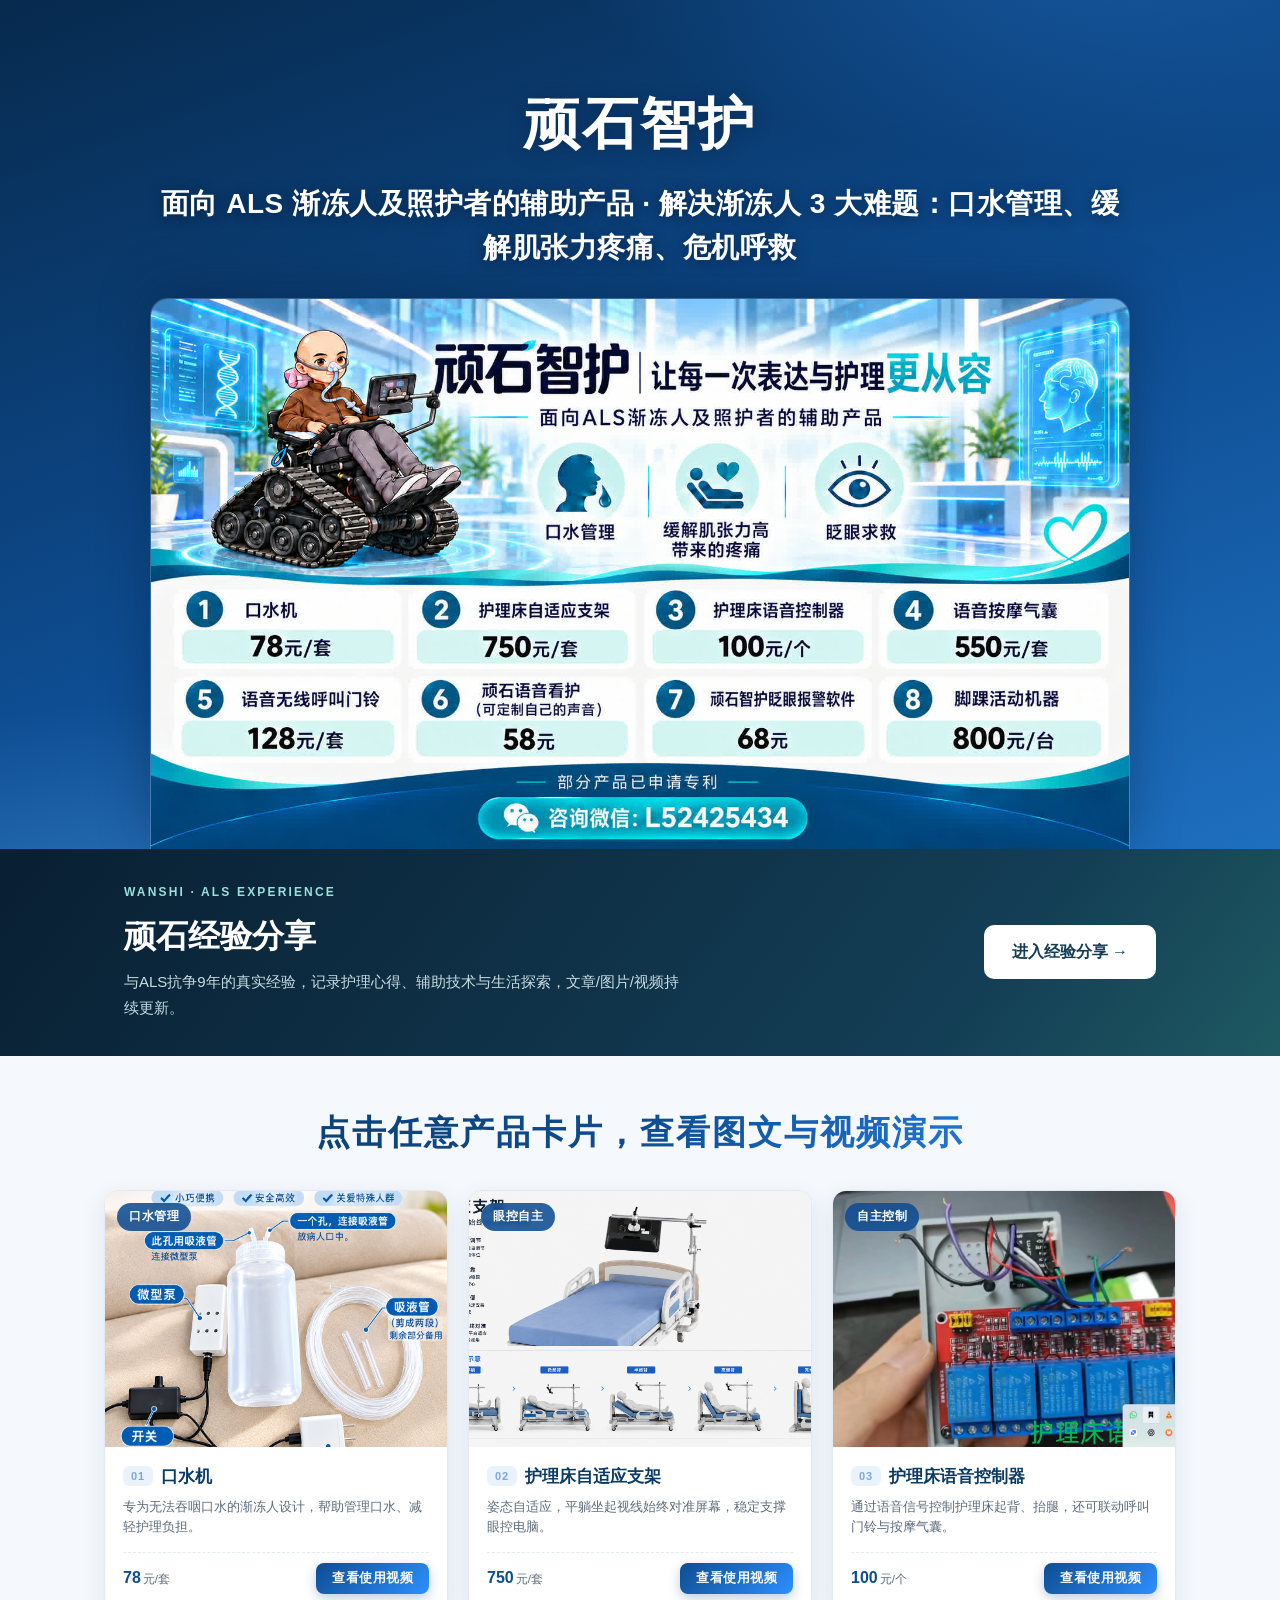
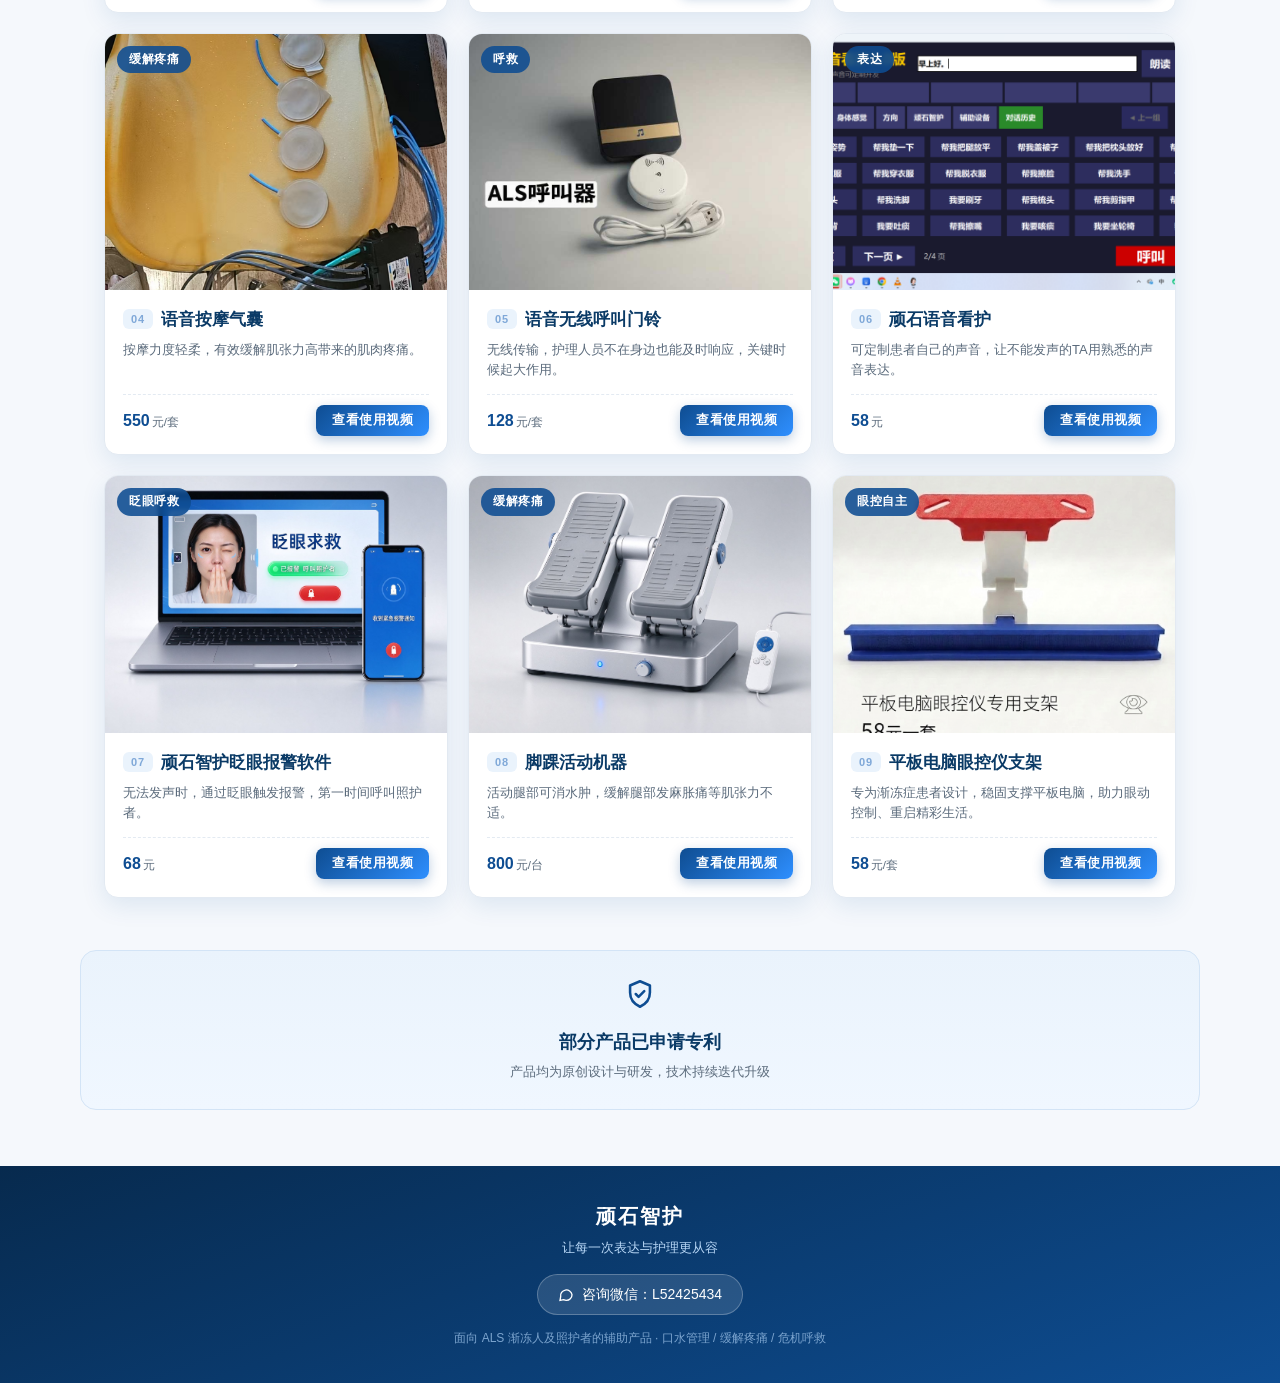
<file: index.html>
﻿<!DOCTYPE html>
<html lang="zh-CN">
<head>
<meta charset="UTF-8">
<meta name="viewport" content="width=device-width, initial-scale=1.0">
<title>顽石智护｜顽石的ALS生活与辅助产品</title>
<script src="https://identity.netlify.com/v1/netlify-identity-widget.js"></script>
<meta name="description" content="顽石与ALS抗争9年，通过眼控分享护理经验、病友避坑建议及辅助产品实践。">
<meta property="og:title" content="顽石智护｜顽石的ALS生活">
<meta property="og:description" content="9年渐冻人经验分享与真实辅助技术实践">
<meta property="og:image" content="https://wanshizhihu.com/assets/social/share-square.png">
<link rel="icon" href="data:image/svg+xml,%3Csvg xmlns='http://www.w3.org/2000/svg' viewBox='0 0 24 24'%3E%3Crect width='24' height='24' rx='5' fill='%230E4D92'/%3E%3Cpath d='M5 12c3-5 11-5 14 0-3 5-11 5-14 0z' fill='none' stroke='%23fff' stroke-width='1.6'/%3E%3Ccircle cx='12' cy='12' r='2.1' fill='%23fff'/%3E%3C/svg%3E">
<style>
  :root{
    --navy:#0A3A66;
    --blue:#0E4D92;
    --sky:#2E8FFF;
    --ice:#EAF3FC;
    --bg:#F5F8FC;
    --card:#FFFFFF;
    --ink:#1B2A3B;
    --sub:#5B6B7C;
    --line:#E3EAF2;
    --ok:#0B7A4B;
    --radius:14px;
    --shadow:0 8px 24px rgba(14,77,146,.10);
    --shadow-hover:0 16px 34px rgba(14,77,146,.18);
  }
  *{margin:0;padding:0;box-sizing:border-box}
  html{scroll-behavior:smooth}
  body{
    font-family:"PingFang SC","Microsoft YaHei","Hiragino Sans GB","Helvetica Neue",Arial,sans-serif;
    background:var(--bg);color:var(--ink);line-height:1.65;
    -webkit-font-smoothing:antialiased;
  }
  img{display:block;max-width:100%}
  button{font-family:inherit}

  /* ===== Hero ===== */
  .hero{
    background:linear-gradient(160deg,#072A4E 0%,#0E4D92 55%,#1E6FBF 100%);
    color:#fff;padding:56px 24px 0;text-align:center;position:relative;overflow:hidden;
  }
  .hero::before{
    content:"";position:absolute;inset:0;
    background:radial-gradient(900px 420px at 85% -10%,rgba(46,143,255,.35),transparent 60%),
               radial-gradient(700px 380px at 8% 110%,rgba(122,200,255,.22),transparent 60%);
    pointer-events:none;
  }
  .hero-inner{position:relative;max-width:1120px;margin:0 auto}
  .brand{
    display:inline-flex;align-items:center;gap:10px;
    font-size:15px;letter-spacing:2px;color:#CFE6FF;
    background:rgba(255,255,255,.10);border:1px solid rgba(255,255,255,.22);
    padding:8px 18px;border-radius:999px;backdrop-filter:blur(4px);
  }
  .brand svg{width:18px;height:18px}
  h1{
    margin:22px 0 6px;font-size:clamp(34px,6vw,56px);font-weight:800;letter-spacing:2px;
    text-shadow:0 2px 18px rgba(0,20,45,.35);
  }
  .tagline{
    font-size:clamp(15px,2.4vw,19px);color:#EAF4FF;letter-spacing:1px;font-weight:500;
  }
  .sub{
    margin:12px auto 28px;font-size:28px;color:#FFFFFF;font-weight:700;max-width:960px;
    line-height:1.55;text-shadow:0 2px 14px rgba(0,20,45,.55);letter-spacing:.5px;
  }
  .hero-poster{
    margin:8px auto 0;max-width:980px;border-radius:18px 18px 0 0;overflow:hidden;
    box-shadow:0 -10px 50px rgba(2,25,55,.35);border:1px solid rgba(255,255,255,.18);
    border-bottom:none;transform:translateY(1px);
  }
  .hero-poster img{width:100%;height:auto}

  /* ===== 三大难题筛选 ===== */
  .section{max-width:1120px;margin:0 auto;padding:48px 24px 0}
  .section-title{
    text-align:center;font-size:clamp(36px,5.5vw,56px);font-weight:900;letter-spacing:3px;
    background:linear-gradient(135deg,#0A3A66 0%,#0E4D92 45%,#2E8FFF 100%);
    -webkit-background-clip:text;background-clip:text;color:transparent;
    text-shadow:0 4px 20px rgba(14,77,146,.18);
  }
  .section-sub{
    text-align:center;font-size:clamp(22px,3.4vw,34px);font-weight:800;letter-spacing:2px;margin-top:0;margin-bottom:24px;
    background:linear-gradient(135deg,#0A3A66 0%,#0E4D92 50%,#2E8FFF 100%);
    -webkit-background-clip:text;background-clip:text;color:transparent;
  }
  .problems{
    display:grid;grid-template-columns:repeat(4,1fr);gap:16px;margin-top:26px;
  }
  .problem{
    background:var(--card);border:1px solid var(--line);border-radius:var(--radius);
    padding:22px 20px;text-align:center;cursor:pointer;transition:all .2s ease;
    box-shadow:var(--shadow);
  }
  .problem:hover{transform:translateY(-3px);box-shadow:var(--shadow-hover)}
  .problem.active{
    border-color:var(--sky);background:linear-gradient(180deg,#F0F7FF,#E4F0FE);
    box-shadow:0 0 0 3px rgba(46,143,255,.16);
  }
  .problem .p-ico{
    width:52px;height:52px;margin:0 auto 10px;border-radius:14px;
    background:linear-gradient(150deg,#0E4D92,#2E8FFF);display:flex;align-items:center;justify-content:center;
  }
  .problem .p-ico svg{width:28px;height:28px;stroke:#fff}
  .problem h3{font-size:17px;color:var(--navy);font-weight:700}
  .problem p{font-size:12.5px;color:var(--sub);margin-top:4px}

  /* ===== 产品网格 ===== */
  .products{
    display:grid;grid-template-columns:repeat(3,1fr);gap:20px;margin-top:30px;
  }
  .card{
    background:var(--card);border:1px solid var(--line);border-radius:var(--radius);
    overflow:hidden;cursor:pointer;transition:all .22s ease;box-shadow:var(--shadow);
    display:flex;flex-direction:column;
  }
  .card:hover{transform:translateY(-4px);box-shadow:var(--shadow-hover)}
  .card.hidden{display:none}
  .card-media{position:relative;aspect-ratio:4/3;overflow:hidden;background:#EAF1F9}
  .card-media img{width:100%;height:100%;object-fit:cover;transition:transform .3s ease}
  .card:hover .card-media img{transform:scale(1.04)}
  .card-tag{
    position:absolute;top:12px;left:12px;font-size:12px;color:#fff;font-weight:600;
    background:rgba(14,77,146,.88);padding:4px 12px;border-radius:999px;letter-spacing:.5px;
    backdrop-filter:blur(2px);
  }
  .card-body{padding:16px 18px 18px;display:flex;flex-direction:column;gap:6px;flex:1}
  .card-body h3{font-size:17px;color:var(--navy);font-weight:700}
  .card-num{
    display:inline-block;font-size:11px;color:#7FA8D8;background:var(--ice);
    border-radius:6px;padding:1px 8px;margin-right:8px;vertical-align:2px;letter-spacing:1px;
  }
  .card-desc{font-size:13px;color:var(--sub);line-height:1.55;flex:1}
  .card-foot{
    display:flex;align-items:center;justify-content:space-between;margin-top:8px;
    border-top:1px dashed var(--line);padding-top:10px;
  }
  .price{font-size:16px;font-weight:800;color:var(--blue)}
  .price small{font-size:11.5px;font-weight:500;color:var(--sub);margin-left:2px}
  .card-btn{
    font-size:12.5px;color:#fff;background:linear-gradient(135deg,#0E4D92,#2E8FFF);border:none;border-radius:8px;
    padding:7px 16px;font-weight:700;cursor:pointer;transition:all .15s ease;
    box-shadow:0 4px 12px rgba(14,77,146,.28);letter-spacing:.5px;
  }
  .card-btn:hover{background:linear-gradient(135deg,#0A3A66,#1E6FBF);box-shadow:0 6px 16px rgba(14,77,146,.4);transform:translateY(-1px)}

  /* ===== Modal 详情 ===== */
  .modal{
    position:fixed;inset:0;z-index:100;display:none;align-items:center;justify-content:center;
    background:rgba(7,26,48,.62);backdrop-filter:blur(3px);padding:20px;
  }
  .modal.open{display:flex;animation:fadeIn .18s ease}
  @keyframes fadeIn{from{opacity:0}to{opacity:1}}
  .modal-box{
    background:var(--card);border-radius:18px;max-width:960px;width:100%;
    max-height:92vh;overflow-y:auto;box-shadow:0 24px 80px rgba(3,20,40,.45);
    animation:popIn .2s ease;
  }
  @keyframes popIn{from{transform:translateY(14px) scale(.985);opacity:0}to{transform:none;opacity:1}}
  .modal-box::-webkit-scrollbar{width:8px}
  .modal-box::-webkit-scrollbar-thumb{background:#C6D8EC;border-radius:4px}
  .modal-head{
    position:sticky;top:0;z-index:2;display:flex;align-items:center;justify-content:space-between;
    padding:16px 22px;background:#fff;border-bottom:1px solid var(--line);
    border-radius:18px 18px 0 0;
  }
  .modal-head h2{font-size:19px;color:var(--navy);font-weight:800}
  .modal-head .m-tag{
    font-size:12px;color:#fff;background:var(--blue);padding:3px 12px;border-radius:999px;margin-left:10px;
  }
  .modal-close{
    width:36px;height:36px;border-radius:50%;border:none;background:var(--ice);color:var(--navy);
    font-size:18px;cursor:pointer;transition:background .15s ease;line-height:1;
  }
  .modal-close:hover{background:#D7E9FC}
  .modal-grid{display:grid;grid-template-columns:1.05fr 1fr;gap:0}
  .modal-media{padding:22px;border-right:1px solid var(--line)}
  .modal-media img{
    width:100%;border-radius:12px;aspect-ratio:4/3;object-fit:cover;margin-bottom:14px;
    box-shadow:0 4px 16px rgba(14,77,146,.14);
  }
  .modal-media video{
    width:100%;border-radius:12px;background:#0B1522;aspect-ratio:16/9;
  }
  .modal-info{padding:22px 24px}
  .modal-price{
    font-size:24px;font-weight:800;color:var(--blue);margin-bottom:14px;
  }
  .modal-price small{font-size:13px;color:var(--sub);font-weight:500}
  .m-label{
    font-size:12px;color:#8AA0B8;letter-spacing:1px;margin:18px 0 8px;display:flex;align-items:center;gap:8px;
  }
  .m-label::after{content:"";flex:1;height:1px;background:var(--line)}
  .modal-info p{font-size:14px;color:var(--ink);line-height:1.8}
  .m-points{list-style:none;margin-top:6px}
  .m-points li{
    font-size:13.5px;color:var(--sub);padding:7px 0 7px 26px;position:relative;
    border-bottom:1px dashed var(--line);
  }
  .m-points li:last-child{border-bottom:none}
  .m-points li::before{
    content:"";position:absolute;left:2px;top:13px;width:10px;height:10px;border-radius:50%;
    background:linear-gradient(140deg,#0E4D92,#2E8FFF);
  }
  .m-video-note{
    margin-top:14px;font-size:12.5px;color:#8AA0B8;background:var(--ice);
    border-radius:10px;padding:10px 14px;line-height:1.6;
  }
  .m-video-note b{color:var(--blue)}
  .m-wechat{
    margin-top:18px;font-size:13.5px;color:var(--navy);background:var(--ice);
    border-radius:10px;padding:10px 14px;display:flex;align-items:center;gap:10px;
  }
  .m-wechat svg{width:20px;height:20px;flex:none}

  /* ===== 专利 + Footer ===== */
  .patent{
    max-width:1120px;margin:52px auto 0;padding:26px 24px;text-align:center;
    background:linear-gradient(180deg,#EAF3FC,#F0F7FF);border:1px solid #D3E4F6;border-radius:16px;
  }
  .patent svg{width:34px;height:34px;margin:0 auto 8px;stroke:var(--blue)}
  .patent h3{font-size:18px;color:var(--navy);font-weight:700}
  .patent p{font-size:13px;color:var(--sub);margin-top:4px}
  footer{
    margin-top:56px;background:linear-gradient(160deg,#072A4E,#0E4D92);color:#fff;padding:34px 24px;
    text-align:center;
  }
  footer .f-brand{font-size:20px;font-weight:800;letter-spacing:2px}
  footer .f-slogan{font-size:13px;color:#B9D8F7;margin-top:4px}
  footer .f-contact{
    display:inline-flex;align-items:center;gap:8px;margin-top:16px;font-size:14px;color:#fff;
    background:rgba(255,255,255,.12);border:1px solid rgba(255,255,255,.25);
    padding:8px 20px;border-radius:999px;
  }
  footer .f-contact svg{width:16px;height:16px}
  footer .f-note{font-size:12px;color:#8FB6DE;margin-top:14px;opacity:.85}

  @media (prefers-reduced-motion: reduce){
    *{animation:none !important;transition:none !important}
    html{scroll-behavior:auto}
  }
  @media (max-width: 980px){
    .problems{grid-template-columns:repeat(2,1fr);max-width:640px;margin-left:auto;margin-right:auto}
    .products{grid-template-columns:1fr;max-width:540px;margin-left:auto;margin-right:auto}
    .modal-grid{grid-template-columns:1fr}
    .modal-media{border-right:none;border-bottom:1px solid var(--line)}
  }
  @media (max-width: 560px){
    .problems{grid-template-columns:1fr;max-width:420px;margin-left:auto;margin-right:auto}
  }

/* 顽石个人 IP 栏目：与原产品卡片及弹窗样式隔离 */
.ws-nav{display:flex;gap:18px;justify-content:center;align-items:center;flex-wrap:wrap;background:#102640;padding:15px 20px}
.ws-nav a{color:#fff;text-decoration:none;font-weight:650;font-size:15px;padding:8px 10px;border-radius:8px}
.ws-nav a:focus-visible,.ws-nav a:hover{outline:2px solid #9ad8fa;outline-offset:2px}
.ws-profile{max-width:1080px;margin:30px auto;padding:28px;border:1px solid #d8e5ec;background:linear-gradient(120deg,#f3f9fc,#fff);border-radius:20px;color:#19344a;box-sizing:border-box}
.ws-profile .ws-eyebrow{font-size:13px;color:#36667b;letter-spacing:.06em;font-weight:700}
.ws-profile h2{font-size:clamp(26px,4vw,38px);line-height:1.3;margin:12px 0;color:#102e43}
.ws-profile p{font-size:17px;line-height:1.9;max-width:780px}
.ws-profile .ws-actions{display:flex;gap:12px;flex-wrap:wrap;margin-top:20px}
.ws-profile .ws-btn{display:inline-flex;align-items:center;padding:13px 20px;border-radius:9px;background:#176b91;color:#fff;text-decoration:none;font-weight:700}
.ws-profile .ws-btn.secondary{background:#fff;color:#176b91;border:1px solid #8cb6cb}
.ws-profile a:focus-visible{outline:3px solid #e1a642;outline-offset:3px}
@media(max-width:700px){.ws-profile{margin:18px 12px;padding:23px 18px}.ws-profile p{font-size:16px}.ws-nav{gap:4px;padding:9px 7px}.ws-nav a{font-size:14px}}


/* ===== 顽石经验分享入口 ===== */
.exp-entry{background:linear-gradient(128deg,#091f33,#133e55 75%,#1e5961);color:#fff}
.exp-entry-inner{max-width:1080px;margin:0 auto;padding:34px 24px;display:flex;align-items:center;justify-content:space-between;gap:24px;flex-wrap:wrap}
.exp-entry-eyebrow{font-size:12px;color:#98e1dd;font-weight:700;letter-spacing:.18em;margin-bottom:8px}
.exp-entry h2{font-size:clamp(22px,3.5vw,32px);margin:0 0 6px;font-weight:800}
.exp-entry p{font-size:15px;color:#c8dde3;margin:0;max-width:560px;line-height:1.75}
.exp-entry-btn{display:inline-block;background:#fff;color:#133e55;padding:14px 28px;border-radius:10px;font-weight:750;font-size:16px;text-decoration:none;white-space:nowrap;transition:transform .15s,box-shadow .15s}
.exp-entry-btn:hover{transform:translateY(-2px);box-shadow:0 8px 24px rgba(0,0,0,.2)}
@media(max-width:600px){.exp-entry-inner{padding:24px 18px;text-align:center;justify-content:center}.exp-entry-btn{width:100%;text-align:center}}
</style>
</head>
<body>



<!-- ===== Hero ===== -->
<header class="hero">
  <div class="hero-inner">
    <h1>顽石智护</h1>
    <p class="sub">面向 ALS 渐冻人及照护者的辅助产品 · 解决渐冻人 3 大难题：口水管理、缓解肌张力疼痛、危机呼救</p>
    <div class="hero-poster">
      <img src="assets/poster.jpg" alt="顽石智护产品海报">
    </div>
  </div>
</header>





<!-- ===== 顽石经验分享入口 ===== -->
<section class="exp-entry" aria-label="顽石经验分享入口">
  <div class="exp-entry-inner">
    <div class="exp-entry-text">
      <div class="exp-entry-eyebrow">WANSHI · ALS EXPERIENCE</div>
      <h2>顽石经验分享</h2>
      <p>与ALS抗争9年的真实经验，记录护理心得、辅助技术与生活探索，文章/图片/视频持续更新。</p>
    </div>
    <a class="exp-entry-btn" href="experience/index.html">进入经验分享 →</a>
  </div>
</section>

<!-- ===== 产品网格 ===== -->
<section class="section" id="products">
  <p class="section-sub">点击任意产品卡片，查看图文与视频演示</p>
  <div class="products" id="productGrid">

    <article class="card" data-problem="swallow" data-id="1" tabindex="0" role="button" aria-label="查看口水机详情">
      <div class="card-media"><img src="assets/p1.png" alt="口水机"><span class="card-tag">口水管理</span></div>
      <div class="card-body">
        <h3><span class="card-num">01</span>口水机</h3>
        <p class="card-desc">专为无法吞咽口水的渐冻人设计，帮助管理口水、减轻护理负担。</p>
        <div class="card-foot"><span class="price">78<small>元/套</small></span><button class="card-btn" type="button">查看使用视频</button></div>
      </div>
    </article>

    <article class="card" data-problem="call" data-id="2" tabindex="0" role="button" aria-label="查看护理床自适应支架详情">
      <div class="card-media"><img src="assets/p2.png" alt="护理床自适应支架"><span class="card-tag">眼控自主</span></div>
      <div class="card-body">
        <h3><span class="card-num">02</span>护理床自适应支架</h3>
        <p class="card-desc">姿态自适应，平躺坐起视线始终对准屏幕，稳定支撑眼控电脑。</p>
        <div class="card-foot"><span class="price">750<small>元/套</small></span><button class="card-btn" type="button">查看使用视频</button></div>
      </div>
    </article>

    <article class="card" data-problem="call" data-id="3" tabindex="0" role="button" aria-label="查看护理床语音控制器详情">
      <div class="card-media"><img src="assets/p3.png" alt="护理床语音控制器"><span class="card-tag">自主控制</span></div>
      <div class="card-body">
        <h3><span class="card-num">03</span>护理床语音控制器</h3>
        <p class="card-desc">通过语音信号控制护理床起背、抬腿，还可联动呼叫门铃与按摩气囊。</p>
        <div class="card-foot"><span class="price">100<small>元/个</small></span><button class="card-btn" type="button">查看使用视频</button></div>
      </div>
    </article>

    <article class="card" data-problem="pain" data-id="4" tabindex="0" role="button" aria-label="查看语音按摩气囊详情">
      <div class="card-media"><img src="assets/p4.jpg" alt="语音按摩气囊"><span class="card-tag">缓解疼痛</span></div>
      <div class="card-body">
        <h3><span class="card-num">04</span>语音按摩气囊</h3>
        <p class="card-desc">按摩力度轻柔，有效缓解肌张力高带来的肌肉疼痛。</p>
        <div class="card-foot"><span class="price">550<small>元/套</small></span><button class="card-btn" type="button">查看使用视频</button></div>
      </div>
    </article>

    <article class="card" data-problem="call" data-id="5" tabindex="0" role="button" aria-label="查看语音无线呼叫门铃详情">
      <div class="card-media"><img src="assets/p5.jpg" alt="语音无线呼叫门铃"><span class="card-tag">呼救</span></div>
      <div class="card-body">
        <h3><span class="card-num">05</span>语音无线呼叫门铃</h3>
        <p class="card-desc">无线传输，护理人员不在身边也能及时响应，关键时候起大作用。</p>
        <div class="card-foot"><span class="price">128<small>元/套</small></span><button class="card-btn" type="button">查看使用视频</button></div>
      </div>
    </article>

    <article class="card" data-problem="call" data-id="6" tabindex="0" role="button" aria-label="查看顽石语音看护详情">
      <div class="card-media"><img src="assets/p6.png" alt="顽石语音看护"><span class="card-tag">表达</span></div>
      <div class="card-body">
        <h3><span class="card-num">06</span>顽石语音看护</h3>
        <p class="card-desc">可定制患者自己的声音，让不能发声的TA用熟悉的声音表达。</p>
        <div class="card-foot"><span class="price">58<small>元</small></span><button class="card-btn" type="button">查看使用视频</button></div>
      </div>
    </article>

    <article class="card" data-problem="call" data-id="7" tabindex="0" role="button" aria-label="查看顽石智护眨眼报警软件详情">
      <div class="card-media"><img src="assets/p7.jpg" alt="顽石智护眨眼报警软件"><span class="card-tag">眨眼呼救</span></div>
      <div class="card-body">
        <h3><span class="card-num">07</span>顽石智护眨眼报警软件</h3>
        <p class="card-desc">无法发声时，通过眨眼触发报警，第一时间呼叫照护者。</p>
        <div class="card-foot"><span class="price">68<small>元</small></span><button class="card-btn" type="button">查看使用视频</button></div>
      </div>
    </article>

    <article class="card" data-problem="pain" data-id="8" tabindex="0" role="button" aria-label="查看脚踝活动机器详情">
      <div class="card-media"><img src="assets/p8.jpg" alt="脚踝活动机器"><span class="card-tag">缓解疼痛</span></div>
      <div class="card-body">
        <h3><span class="card-num">08</span>脚踝活动机器</h3>
        <p class="card-desc">活动腿部可消水肿，缓解腿部发麻胀痛等肌张力不适。</p>
        <div class="card-foot"><span class="price">800<small>元/台</small></span><button class="card-btn" type="button">查看使用视频</button></div>
      </div>
    </article>

    <article class="card" data-problem="call" data-id="9" tabindex="0" role="button" aria-label="查看平板电脑眼控仪支架详情">
      <div class="card-media"><img src="assets/p9.png" alt="平板电脑眼控仪支架"><span class="card-tag">眼控自主</span></div>
      <div class="card-body">
        <h3><span class="card-num">09</span>平板电脑眼控仪支架</h3>
        <p class="card-desc">专为渐冻症患者设计，稳固支撑平板电脑，助力眼动控制、重启精彩生活。</p>
        <div class="card-foot"><span class="price">58<small>元/套</small></span><button class="card-btn" type="button">查看使用视频</button></div>
      </div>
    </article>

  </div>
</section>

<!-- ===== Modal 01 口水机 ===== -->
<div class="modal" id="modal-1" aria-hidden="true">
  <div class="modal-box">
    <div class="modal-head"><h2>口水机<span class="m-tag">口水管理</span></h2><button class="modal-close" type="button" aria-label="关闭">×</button></div>
    <div class="modal-grid">
      <div class="modal-media">
        <img src="assets/p1.png" alt="口水机">
        <video src="assets/videos/v1.mp4" controls preload="none" playsinline></video>
      </div>
      <div class="modal-info">
        <div class="modal-price">78<small> 元/套</small></div>
        <div class="m-label">产品说明</div>
        <p>专为无法吞咽口水的渐冻人设计，帮助持续管理口水、保持口腔舒适，减轻照护者频繁擦拭的负担。</p>
        <div class="m-label">核心特点</div>
        <ul class="m-points">
          <li>储液罐设计，集中收集口水</li>
          <li>配套控制盒，运行稳定可靠</li>
          <li>管路柔软，佩戴舒适不刺激</li>
          <li>解决渐冻人无法吞咽口水的难题</li>
        </ul>
        <div class="m-wechat"><svg viewBox="0 0 24 24" fill="none" stroke="#0E4D92" stroke-width="2" stroke-linecap="round"><path d="M21 11.5a8.5 8.5 0 0 1-8.5 8.5c-1.5 0-2.9-.4-4.1-1L3 20l1-5.4A8.5 8.5 0 1 1 21 11.5z"/></svg>咨询微信：L52425434</div>
      </div>
    </div>
  </div>
</div>

<!-- ===== Modal 02 护理床自适应支架 ===== -->
<div class="modal" id="modal-2" aria-hidden="true">
  <div class="modal-box">
    <div class="modal-head"><h2>护理床自适应支架<span class="m-tag">眼控自主</span></h2><button class="modal-close" type="button" aria-label="关闭">×</button></div>
    <div class="modal-grid">
      <div class="modal-media">
        <img src="assets/p2.png" alt="护理床自适应支架">
        <video src="assets/videos/v2.mp4" controls preload="none" playsinline></video>
      </div>
      <div class="modal-info">
        <div class="modal-price">750<small> 元/套</small></div>
        <div class="m-label">产品说明</div>
        <p>姿态自适应，无论患者平躺还是坐起，均可完美适配视线，无需护理人员反复调节；稳定支撑眼控电脑，确保患者随时能够独立进行交互。</p>
        <div class="m-label">核心特点</div>
        <ul class="m-points">
          <li>多角度调节，多关节自由调节，适配不同体位</li>
          <li>金属结构稳固，使用更安心</li>
          <li>免工具快速安装，拆卸方便</li>
          <li>起背 / 躺平视线自适应，始终保持舒适视角</li>
        </ul>
        <div class="m-wechat"><svg viewBox="0 0 24 24" fill="none" stroke="#0E4D92" stroke-width="2" stroke-linecap="round"><path d="M21 11.5a8.5 8.5 0 0 1-8.5 8.5c-1.5 0-2.9-.4-4.1-1L3 20l1-5.4A8.5 8.5 0 1 1 21 11.5z"/></svg>咨询微信：L52425434</div>
      </div>
    </div>
  </div>
</div>

<!-- ===== Modal 03 护理床语音控制器 ===== -->
<div class="modal" id="modal-3" aria-hidden="true">
  <div class="modal-box">
    <div class="modal-head"><h2>护理床语音控制器<span class="m-tag">自主控制</span></h2><button class="modal-close" type="button" aria-label="关闭">×</button></div>
    <div class="modal-grid">
      <div class="modal-media">
        <img src="assets/p3.png" alt="护理床语音控制器">
        <video src="assets/videos/v3.mp4" controls preload="none" playsinline></video>
      </div>
      <div class="modal-info">
        <div class="modal-price">100<small> 元/个</small></div>
        <div class="m-label">产品说明</div>
        <p>通过接收语音信号，分别控制呼叫器、按摩气囊、护理床等设备；电动护理床经简易改装即可实现语音控制起背、抬腿功能，最大程度实现患者自己控制设备。</p>
        <div class="m-label">核心特点</div>
        <ul class="m-points">
          <li>语音控制护理床起背、抬腿</li>
          <li>可联动呼叫门铃、按摩气囊等设备</li>
          <li>6 路信号输出，接线清晰</li>
          <li>患者自主操控，减少对护理人员的依赖</li>
        </ul>
        <div class="m-wechat"><svg viewBox="0 0 24 24" fill="none" stroke="#0E4D92" stroke-width="2" stroke-linecap="round"><path d="M21 11.5a8.5 8.5 0 0 1-8.5 8.5c-1.5 0-2.9-.4-4.1-1L3 20l1-5.4A8.5 8.5 0 1 1 21 11.5z"/></svg>咨询微信：L52425434</div>
      </div>
    </div>
  </div>
</div>

<!-- ===== Modal 04 语音按摩气囊 ===== -->
<div class="modal" id="modal-4" aria-hidden="true">
  <div class="modal-box">
    <div class="modal-head"><h2>语音按摩气囊<span class="m-tag">缓解疼痛</span></h2><button class="modal-close" type="button" aria-label="关闭">×</button></div>
    <div class="modal-grid">
      <div class="modal-media">
        <img src="assets/p4.jpg" alt="语音按摩气囊">
        <video src="assets/videos/v4.mp4" controls preload="none" playsinline></video>
      </div>
      <div class="modal-info">
        <div class="modal-price">550<small> 元/套</small></div>
        <div class="m-label">产品说明</div>
        <p>按摩力度轻柔，缓解肌张力高带来的肌肉疼痛；通过语音即可控制按摩开关，患者躺在床上也能自主操作，无需护理人员手动按摩。</p>
        <div class="m-label">核心特点</div>
        <ul class="m-points">
          <li>多气囊分区按摩，覆盖腰背与腿部</li>
          <li>力度轻柔，适合 ALS 患者敏感体质</li>
          <li>语音控制开关，无需动手</li>
          <li>配套电控模块，运行稳定</li>
        </ul>
        <div class="m-wechat"><svg viewBox="0 0 24 24" fill="none" stroke="#0E4D92" stroke-width="2" stroke-linecap="round"><path d="M21 11.5a8.5 8.5 0 0 1-8.5 8.5c-1.5 0-2.9-.4-4.1-1L3 20l1-5.4A8.5 8.5 0 1 1 21 11.5z"/></svg>咨询微信：L52425434</div>
      </div>
    </div>
  </div>
</div>

<!-- ===== Modal 05 语音无线呼叫门铃 ===== -->
<div class="modal" id="modal-5" aria-hidden="true">
  <div class="modal-box">
    <div class="modal-head"><h2>语音无线呼叫门铃<span class="m-tag">呼救</span></h2><button class="modal-close" type="button" aria-label="关闭">×</button></div>
    <div class="modal-grid">
      <div class="modal-media">
        <img src="assets/p5.jpg" alt="语音无线呼叫门铃">
        <video src="assets/videos/v5.mp4" controls preload="none" playsinline></video>
      </div>
      <div class="modal-info">
        <div class="modal-price">128<small> 元/套</small></div>
        <div class="m-label">产品说明</div>
        <p>可通过眼控护理软件进行呼叫；无线传输，即使护理人员不在身边也不用害怕；设备虽小，关键时候可以起大作用。</p>
        <div class="m-label">核心特点</div>
        <ul class="m-points">
          <li>无线传输，呼叫距离不受限</li>
          <li>可通过眼控软件触发呼叫</li>
          <li>铃声清晰，护理人员及时响应</li>
          <li>体积小巧，安装方便</li>
        </ul>
        <div class="m-wechat"><svg viewBox="0 0 24 24" fill="none" stroke="#0E4D92" stroke-width="2" stroke-linecap="round"><path d="M21 11.5a8.5 8.5 0 0 1-8.5 8.5c-1.5 0-2.9-.4-4.1-1L3 20l1-5.4A8.5 8.5 0 1 1 21 11.5z"/></svg>咨询微信：L52425434</div>
      </div>
    </div>
  </div>
</div>

<!-- ===== Modal 06 顽石语音看护 ===== -->
<div class="modal" id="modal-6" aria-hidden="true">
  <div class="modal-box">
    <div class="modal-head"><h2>顽石语音看护<span class="m-tag">表达</span></h2><button class="modal-close" type="button" aria-label="关闭">×</button></div>
    <div class="modal-grid">
      <div class="modal-media">
        <img src="assets/p6.png" alt="顽石语音看护">
        <video src="assets/videos/v6.mp4" controls preload="none" playsinline></video>
      </div>
      <div class="modal-info">
        <div class="modal-price">58<small> 元</small></div>
        <div class="m-label">产品说明</div>
        <p>为患者定制专属语音，把 TA 的声音"留"下来；即使患者不能发声，也能用自己熟悉的声音表达需求、与家人交流，留住声音、留住尊严。</p>
        <div class="m-label">核心特点</div>
        <ul class="m-points">
          <li>可定制患者自己的声音</li>
          <li>语音合成自然流畅</li>
          <li>配合眼控设备使用，用眼睛"说话"</li>
          <li>留住声音，留住与家人沟通的温度</li>
        </ul>
        <div class="m-wechat"><svg viewBox="0 0 24 24" fill="none" stroke="#0E4D92" stroke-width="2" stroke-linecap="round"><path d="M21 11.5a8.5 8.5 0 0 1-8.5 8.5c-1.5 0-2.9-.4-4.1-1L3 20l1-5.4A8.5 8.5 0 1 1 21 11.5z"/></svg>咨询微信：L52425434</div>
      </div>
    </div>
  </div>
</div>

<!-- ===== Modal 07 顽石智护眨眼报警软件 ===== -->
<div class="modal" id="modal-7" aria-hidden="true">
  <div class="modal-box">
    <div class="modal-head"><h2>顽石智护眨眼报警软件<span class="m-tag">眨眼呼救</span></h2><button class="modal-close" type="button" aria-label="关闭">×</button></div>
    <div class="modal-grid">
      <div class="modal-media">
        <img src="assets/p7.jpg" alt="顽石智护眨眼报警软件">
        <video src="assets/videos/v7.mp4" controls preload="none" playsinline></video>
      </div>
      <div class="modal-info">
        <div class="modal-price">68<small> 元</small></div>
        <div class="m-label">产品说明</div>
        <p>无法发声时，通过眨眼触发报警，第一时间呼叫照护者；专为 ALS 晚期患者设计，在危机情况下提供可靠的呼救通道，让患者不再孤立无援。</p>
        <div class="m-label">核心特点</div>
        <ul class="m-points">
          <li>眨眼识别，无需发声、无需动手</li>
          <li>报警即时通知照护者</li>
          <li>配合眼控电脑使用，操作简单</li>
          <li>危机时刻的可靠呼救通道</li>
        </ul>
        <div class="m-wechat"><svg viewBox="0 0 24 24" fill="none" stroke="#0E4D92" stroke-width="2" stroke-linecap="round"><path d="M21 11.5a8.5 8.5 0 0 1-8.5 8.5c-1.5 0-2.9-.4-4.1-1L3 20l1-5.4A8.5 8.5 0 1 1 21 11.5z"/></svg>咨询微信：L52425434</div>
      </div>
    </div>
  </div>
</div>

<!-- ===== Modal 08 脚踝活动机器 ===== -->
<div class="modal" id="modal-8" aria-hidden="true">
  <div class="modal-box">
    <div class="modal-head"><h2>脚踝活动机器<span class="m-tag">缓解疼痛</span></h2><button class="modal-close" type="button" aria-label="关闭">×</button></div>
    <div class="modal-grid">
      <div class="modal-media">
        <img src="assets/p8.jpg" alt="脚踝活动机器">
        <video src="assets/videos/v8.mp4" controls preload="none" playsinline></video>
      </div>
      <div class="modal-info">
        <div class="modal-price">800<small> 元/台</small></div>
        <div class="m-label">产品说明</div>
        <p>活动腿部可以消水肿，缓解腿部发麻胀痛等肌张力不适；帮助长期卧床的 ALS 患者保持脚踝活动度，促进血液循环，预防肌肉萎缩。</p>
        <div class="m-label">核心特点</div>
        <ul class="m-points">
          <li>电动驱动，自动活动脚踝</li>
          <li>消水肿，缓解腿部发麻胀痛</li>
          <li>促进血液循环，预防肌肉萎缩</li>
          <li>可在轮椅或床上使用</li>
        </ul>
        <div class="m-wechat"><svg viewBox="0 0 24 24" fill="none" stroke="#0E4D92" stroke-width="2" stroke-linecap="round"><path d="M21 11.5a8.5 8.5 0 0 1-8.5 8.5c-1.5 0-2.9-.4-4.1-1L3 20l1-5.4A8.5 8.5 0 1 1 21 11.5z"/></svg>咨询微信：L52425434</div>
      </div>
    </div>
  </div>
</div>

<!-- ===== Modal 09 平板电脑眼控仪支架 ===== -->
<div class="modal" id="modal-9" aria-hidden="true">
  <div class="modal-box">
    <div class="modal-head"><h2>平板电脑眼控仪支架<span class="m-tag">眼控自主</span></h2><button class="modal-close" type="button" aria-label="关闭">×</button></div>
    <div class="modal-grid">
      <div class="modal-media">
        <img src="assets/p9.png" alt="平板电脑眼控仪支架">
        <img src="assets/p9_scene.jpg" alt="平板电脑眼控仪支架使用场景">
      </div>
      <div class="modal-info">
        <div class="modal-price">58<small> 元/套</small></div>
        <div class="m-label">产品说明</div>
        <p>专为渐冻症患者设计，稳固支撑平板电脑与眼控仪，助力眼动控制、重启精彩生活；免工具快速安装，适配多种轮椅与护理床，让患者随时随地独立交互。</p>
        <div class="m-label">核心特点</div>
        <ul class="m-points">
          <li>专为渐冻症患者设计</li>
          <li>稳固支撑平板电脑 / 眼控仪</li>
          <li>多角度调节，适配患者视线</li>
          <li>助力眼动控制，实现自主交互</li>
        </ul>
        <div class="m-wechat"><svg viewBox="0 0 24 24" fill="none" stroke="#0E4D92" stroke-width="2" stroke-linecap="round"><path d="M21 11.5a8.5 8.5 0 0 1-8.5 8.5c-1.5 0-2.9-.4-4.1-1L3 20l1-5.4A8.5 8.5 0 1 1 21 11.5z"/></svg>咨询微信：L52425434</div>
      </div>
    </div>
  </div>
</div>

<!-- ===== 专利 + Footer ===== -->
<section class="patent">
  <svg viewBox="0 0 24 24" fill="none" stroke-width="1.8" stroke-linecap="round" stroke-linejoin="round"><path d="M12 3l7 3v5c0 4.5-3 8.2-7 10-4-1.8-7-5.5-7-10V6z"/><path d="M9 12l2 2 4-4"/></svg>
  <h3>部分产品已申请专利</h3>
  <p>产品均为原创设计与研发，技术持续迭代升级</p>
</section>

<footer>
  <div class="f-brand">顽石智护</div>
  <div class="f-slogan">让每一次表达与护理更从容</div>
  <div class="f-contact">
    <svg viewBox="0 0 24 24" fill="none" stroke="currentColor" stroke-width="2" stroke-linecap="round"><path d="M21 11.5a8.5 8.5 0 0 1-8.5 8.5c-1.5 0-2.9-.4-4.1-1L3 20l1-5.4A8.5 8.5 0 1 1 21 11.5z"/></svg>
    咨询微信：L52425434
  </div>
  <div class="f-note">面向 ALS 渐冻人及照护者的辅助产品 · 口水管理 / 缓解疼痛 / 危机呼救</div>
</footer>

<script>
  var filters = document.querySelectorAll('.problem');
  var cards = Array.prototype.slice.call(document.querySelectorAll('.card'));
  var modals = Array.prototype.slice.call(document.querySelectorAll('.modal'));

  function setFilter(name){
    filters.forEach(function(f){
      var on = (f.getAttribute('data-filter') === name);
      f.classList.toggle('active', on);
      f.setAttribute('aria-selected', on ? 'true' : 'false');
    });
    cards.forEach(function(c){
      var show = (name === 'all') || (c.getAttribute('data-problem') === name);
      c.classList.toggle('hidden', !show);
    });
  }
  filters.forEach(function(f){
    var act = function(){
      setFilter(f.getAttribute('data-filter'));
      document.getElementById('productGrid').scrollIntoView({behavior:'smooth', block:'start'});
    };
    f.addEventListener('click', act);
    f.addEventListener('keydown', function(e){
      if (e.key === 'Enter' || e.key === ' ') { e.preventDefault(); act(); }
    });
  });

  function openModal(id){
    var m = document.getElementById('modal-' + id);
    if (!m) return;
    m.classList.add('open');
    m.setAttribute('aria-hidden', 'false');
    document.body.style.overflow = 'hidden';
    var closeBtn = m.querySelector('.modal-close');
    if (closeBtn) closeBtn.focus();
  }
  function closeModal(m){
    m.classList.remove('open');
    m.setAttribute('aria-hidden', 'true');
    document.body.style.overflow = '';
    m.querySelectorAll('video').forEach(function(v){ try{ v.pause(); }catch(e){} });
  }

  cards.forEach(function(c){
    var act = function(){
      openModal(c.getAttribute('data-id'));
    };
    c.addEventListener('click', function(e){
      if (e.target.closest && e.target.closest('.card-btn')) { e.stopPropagation(); act(); return; }
      act();
    });
    c.addEventListener('keydown', function(e){
      if (e.key === 'Enter' || e.key === ' ') { e.preventDefault(); act(); }
    });
  });

  modals.forEach(function(m){
    m.addEventListener('click', function(e){
      if (e.target === m) closeModal(m);
    });
  });
  document.querySelectorAll('.modal-close').forEach(function(b){
    b.addEventListener('click', function(){ closeModal(b.closest('.modal')); });
  });
  document.addEventListener('keydown', function(e){
    if (e.key === 'Escape'){
      var open = document.querySelector('.modal.open');
      if (open) closeModal(open);
    }
  });
</script>
</body>
</html>
</file>
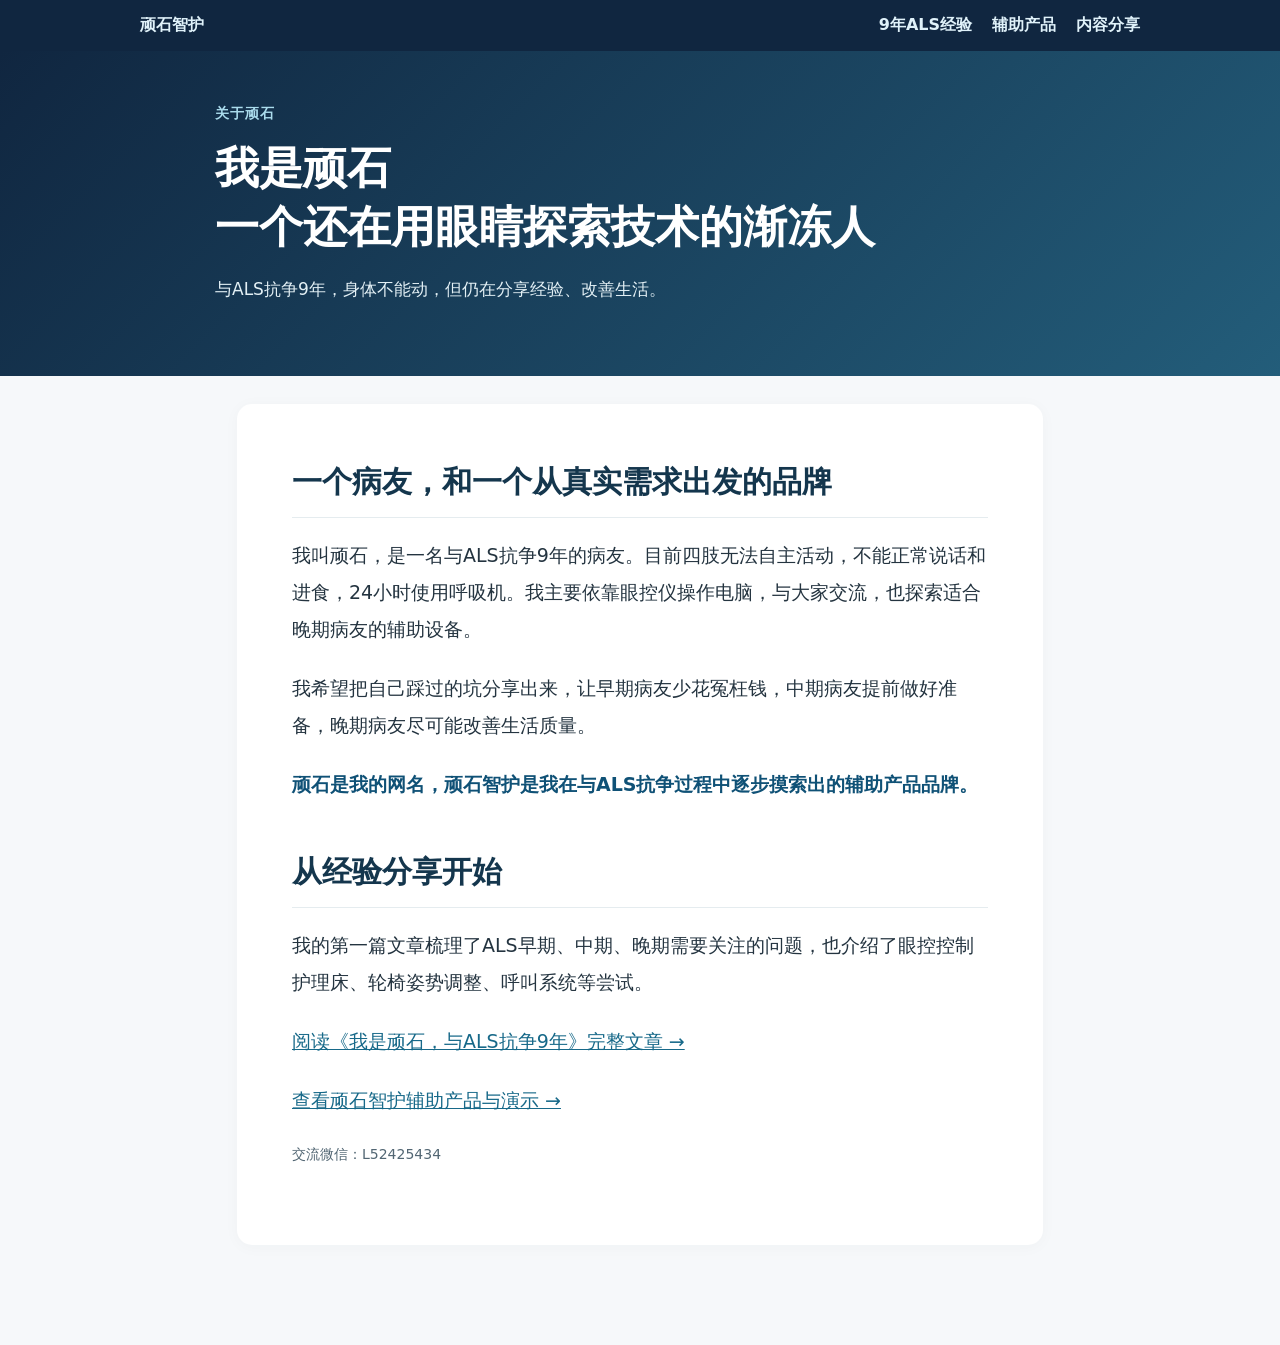
<file: about/index.html>
<!doctype html><html lang="zh-CN"><head><meta charset="utf-8"><meta name="viewport" content="width=device-width,initial-scale=1"><title>认识顽石｜顽石智护</title><link rel="stylesheet" href="/assets/article.css"></head><body><header class="top"><a href="/">顽石智护</a><nav class="topnav"><a href="/story/als-9-years/">9年ALS经验</a><a href="/">辅助产品</a><a href="/share/">内容分享</a></nav></header><section class="hero"><div class="heroinner"><div class="eyebrow">关于顽石</div><h1>我是顽石<br>一个还在用眼睛探索技术的渐冻人</h1><p>与ALS抗争9年，身体不能动，但仍在分享经验、改善生活。</p></div></section><main class="wrap"><article class="article"><h2>一个病友，和一个从真实需求出发的品牌</h2><p>我叫顽石，是一名与ALS抗争9年的病友。目前四肢无法自主活动，不能正常说话和进食，24小时使用呼吸机。我主要依靠眼控仪操作电脑，与大家交流，也探索适合晚期病友的辅助设备。</p><p>我希望把自己踩过的坑分享出来，让早期病友少花冤枉钱，中期病友提前做好准备，晚期病友尽可能改善生活质量。</p><p><strong>顽石是我的网名，顽石智护是我在与ALS抗争过程中逐步摸索出的辅助产品品牌。</strong></p><h2>从经验分享开始</h2><p>我的第一篇文章梳理了ALS早期、中期、晚期需要关注的问题，也介绍了眼控控制护理床、轮椅姿势调整、呼叫系统等尝试。</p><p><a href="/story/als-9-years/">阅读《我是顽石，与ALS抗争9年》完整文章 →</a></p><p><a href="/">查看顽石智护辅助产品与演示 →</a></p><p class="note">交流微信：L52425434</p></article></main></body></html>
</file>
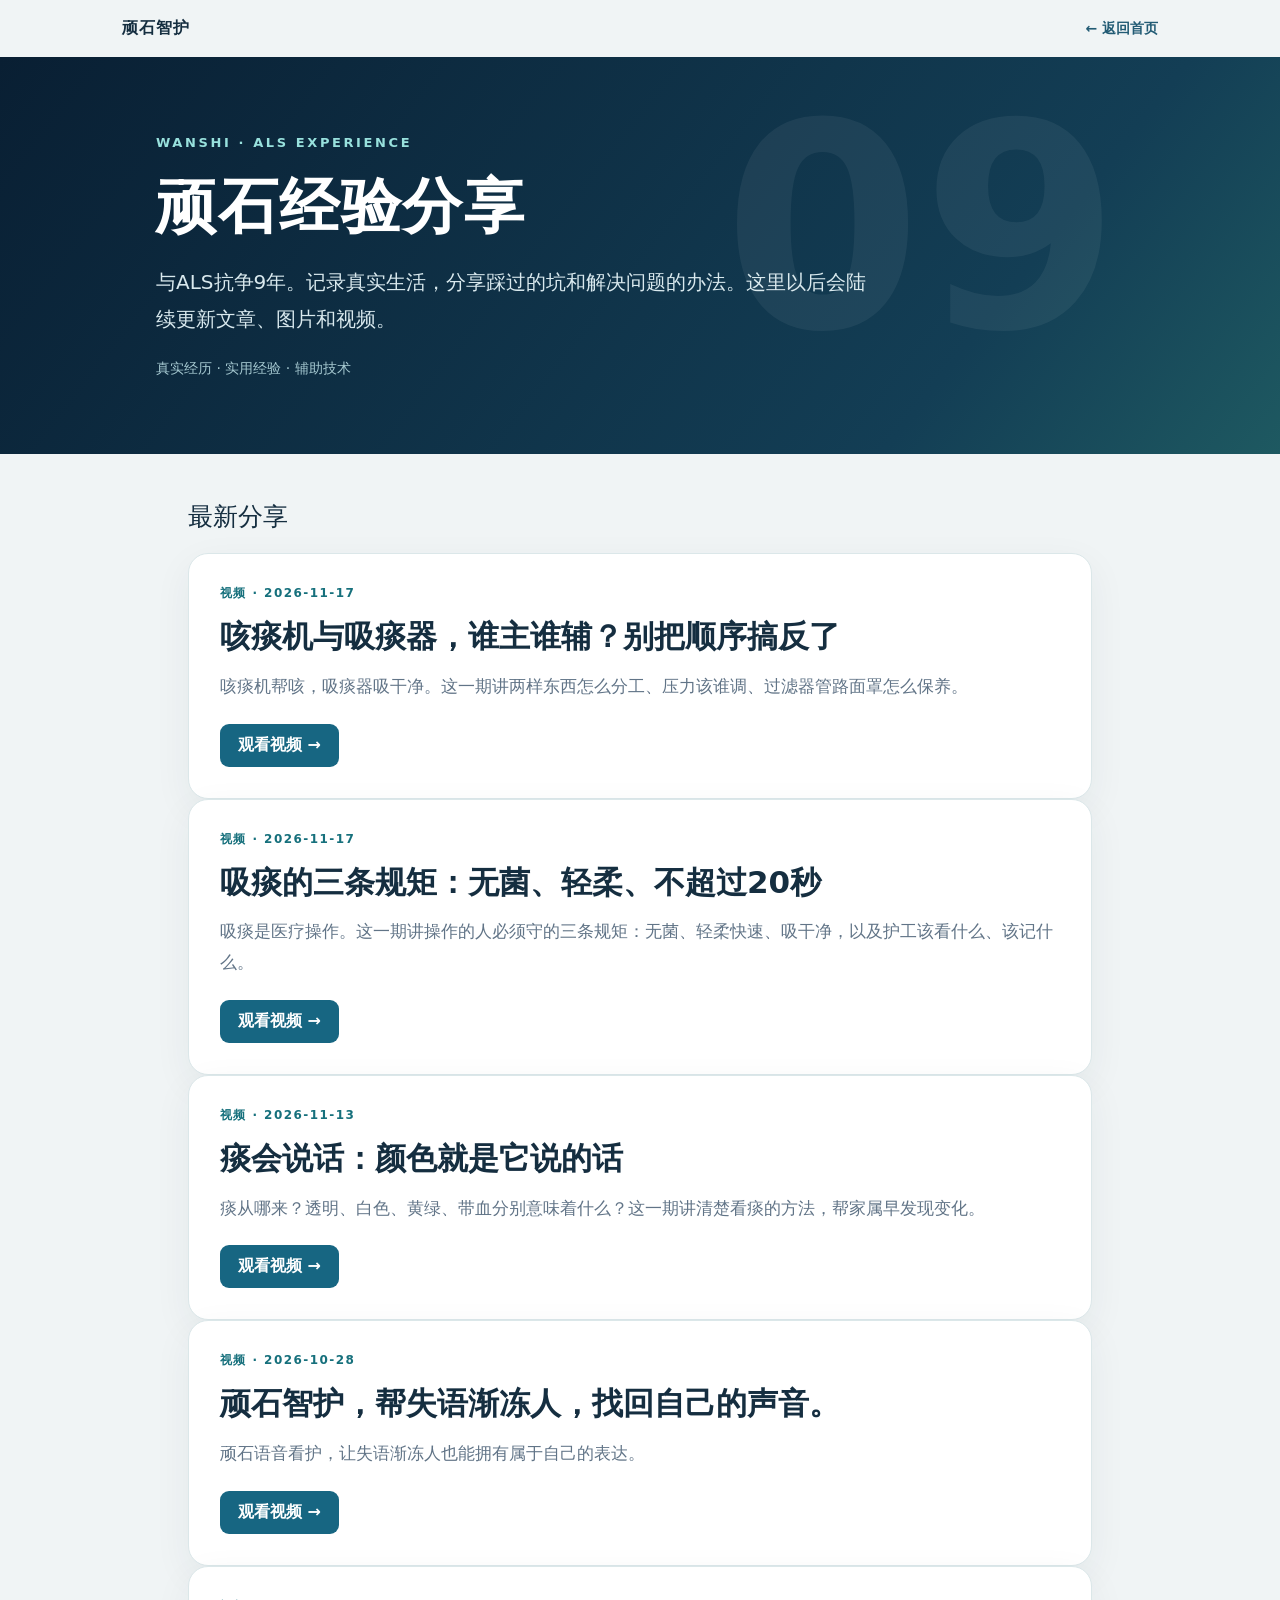
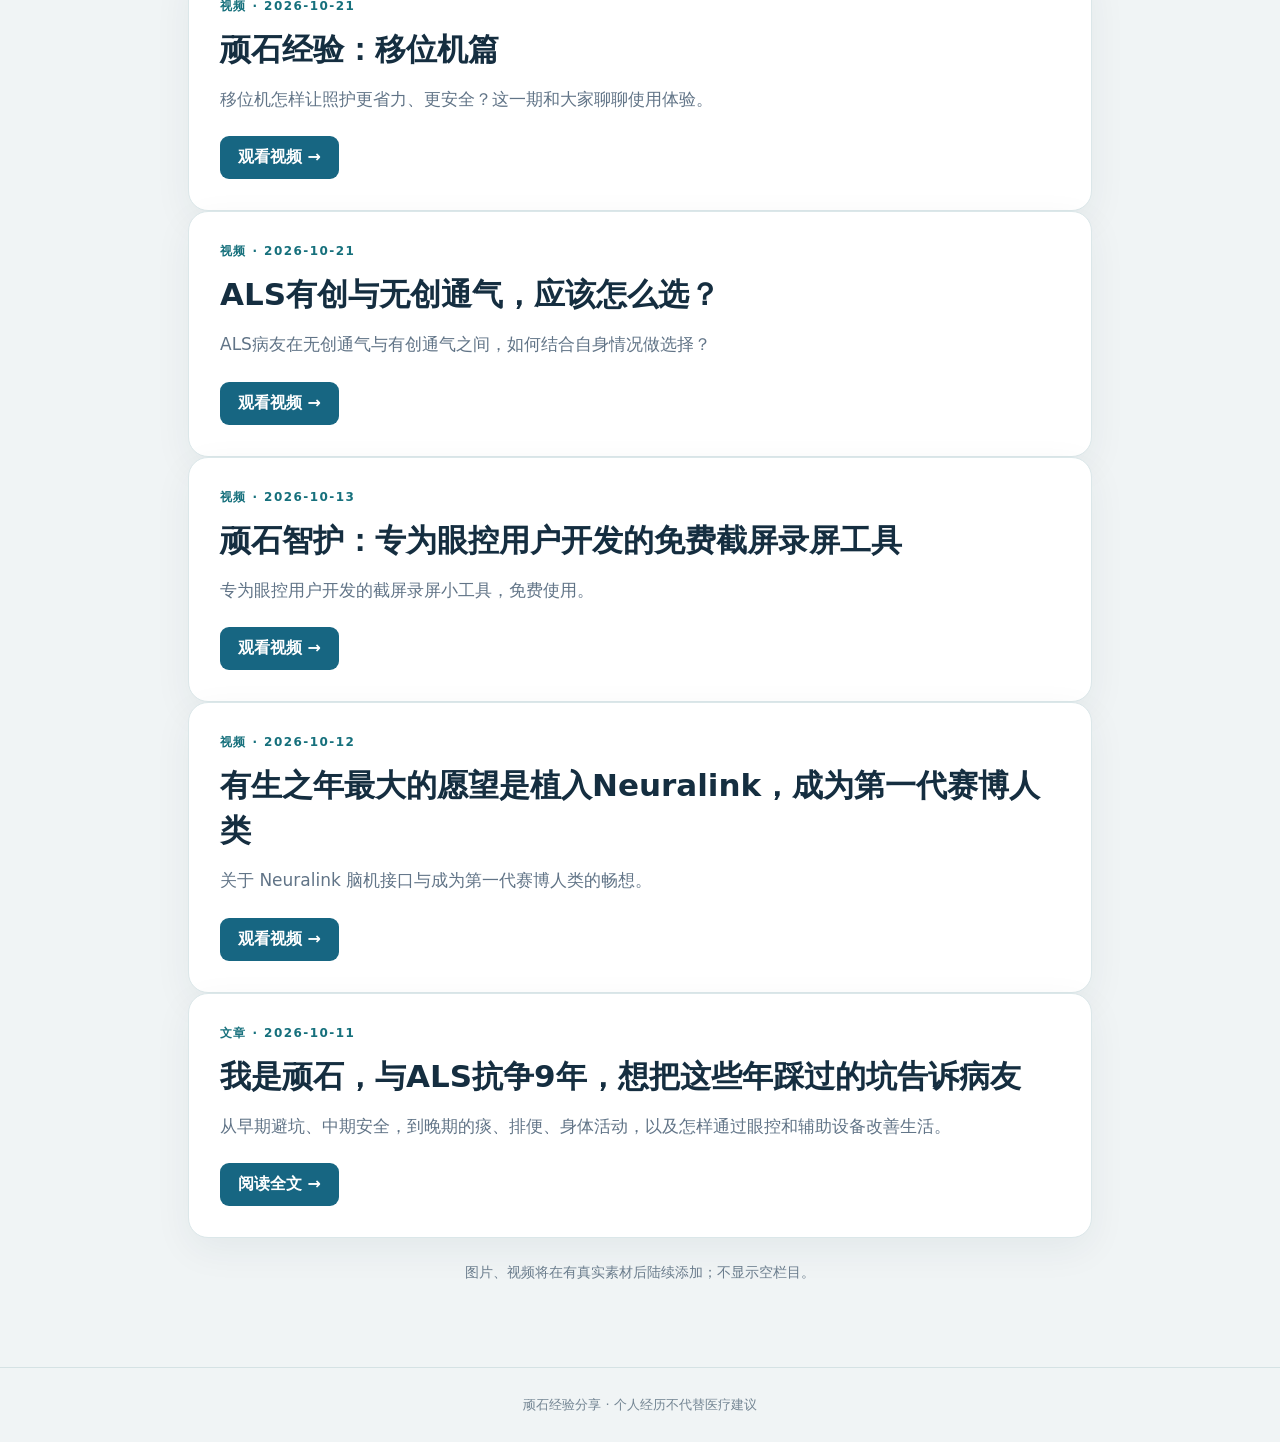
<file: experience/index.html>
<!DOCTYPE html>
<html lang="zh-CN">
<head>
<meta charset="utf-8">
<meta name="viewport" content="width=device-width, initial-scale=1">
<meta name="description" content="顽石与ALS抗争9年的经验分享，记录真实护理经验、辅助技术与生活探索。">
<title>顽石经验分享｜顽石智护</title>
<link rel="stylesheet" href="style.css">
</head>
<body>
<nav class="top">
  <a class="brand" href="../index.html">顽石智护</a>
  <a class="back" href="../index.html">← 返回首页</a>
</nav>
<header class="hero">
  <div class="hero-inner">
    <div class="eyebrow">WANSHI · ALS EXPERIENCE</div>
    <h1>顽石经验分享</h1>
    <p>与ALS抗争9年。记录真实生活，分享踩过的坑和解决问题的办法。这里以后会陆续更新文章、图片和视频。</p>
    <div class="byline">真实经历 · 实用经验 · 辅助技术</div>
  </div>
</header>
<main class="main">
  <div class="section-title">最新分享</div>
  <div id="post-list">加载中...</div>
  <p class="hint">图片、视频将在有真实素材后陆续添加；不显示空栏目。</p>
</main>
<footer class="footer">顽石经验分享 · 个人经历不代替医疗建议</footer>
<script>
fetch('posts/list.json')
  .then(r => r.json())
  .then(posts => {
    const container = document.getElementById('post-list');
    if (!posts.length) { container.innerHTML = '<p class="hint">暂无文章</p>'; return; }
    container.innerHTML = posts.map(p => `
      <a class="feature" href="post.html?slug=${p.slug}">
        <div class="pill">${p.type || '文章'} · ${p.date}</div>
        <h2>${p.title}</h2>
        <p>${p.excerpt || ''}</p>
        <span class="go">${p.type === '视频' ? '观看视频 →' : '阅读全文 →'}</span>
      </a>
    `).join('');
  })
  .catch(() => {
    document.getElementById('post-list').innerHTML = '<p class="hint">加载失败，请刷新重试</p>';
  });
</script>
</body>
</html>
</file>
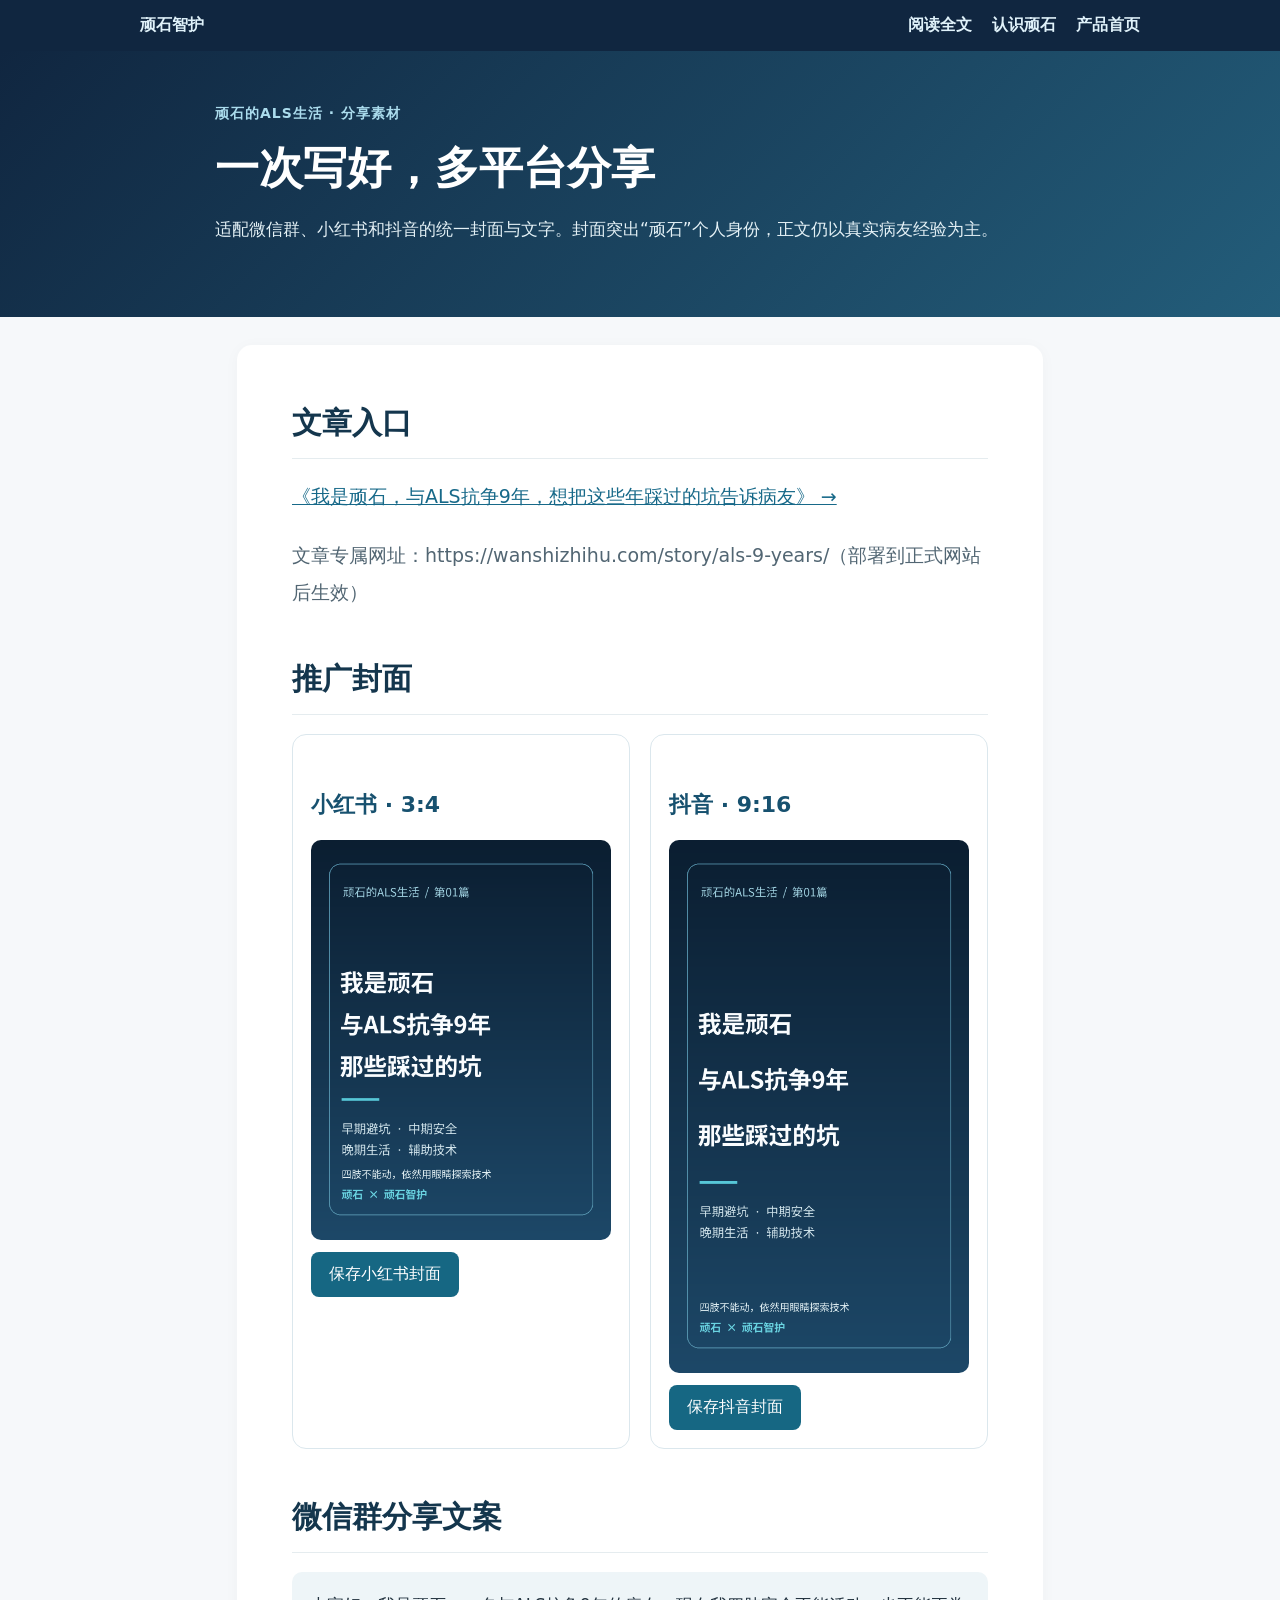
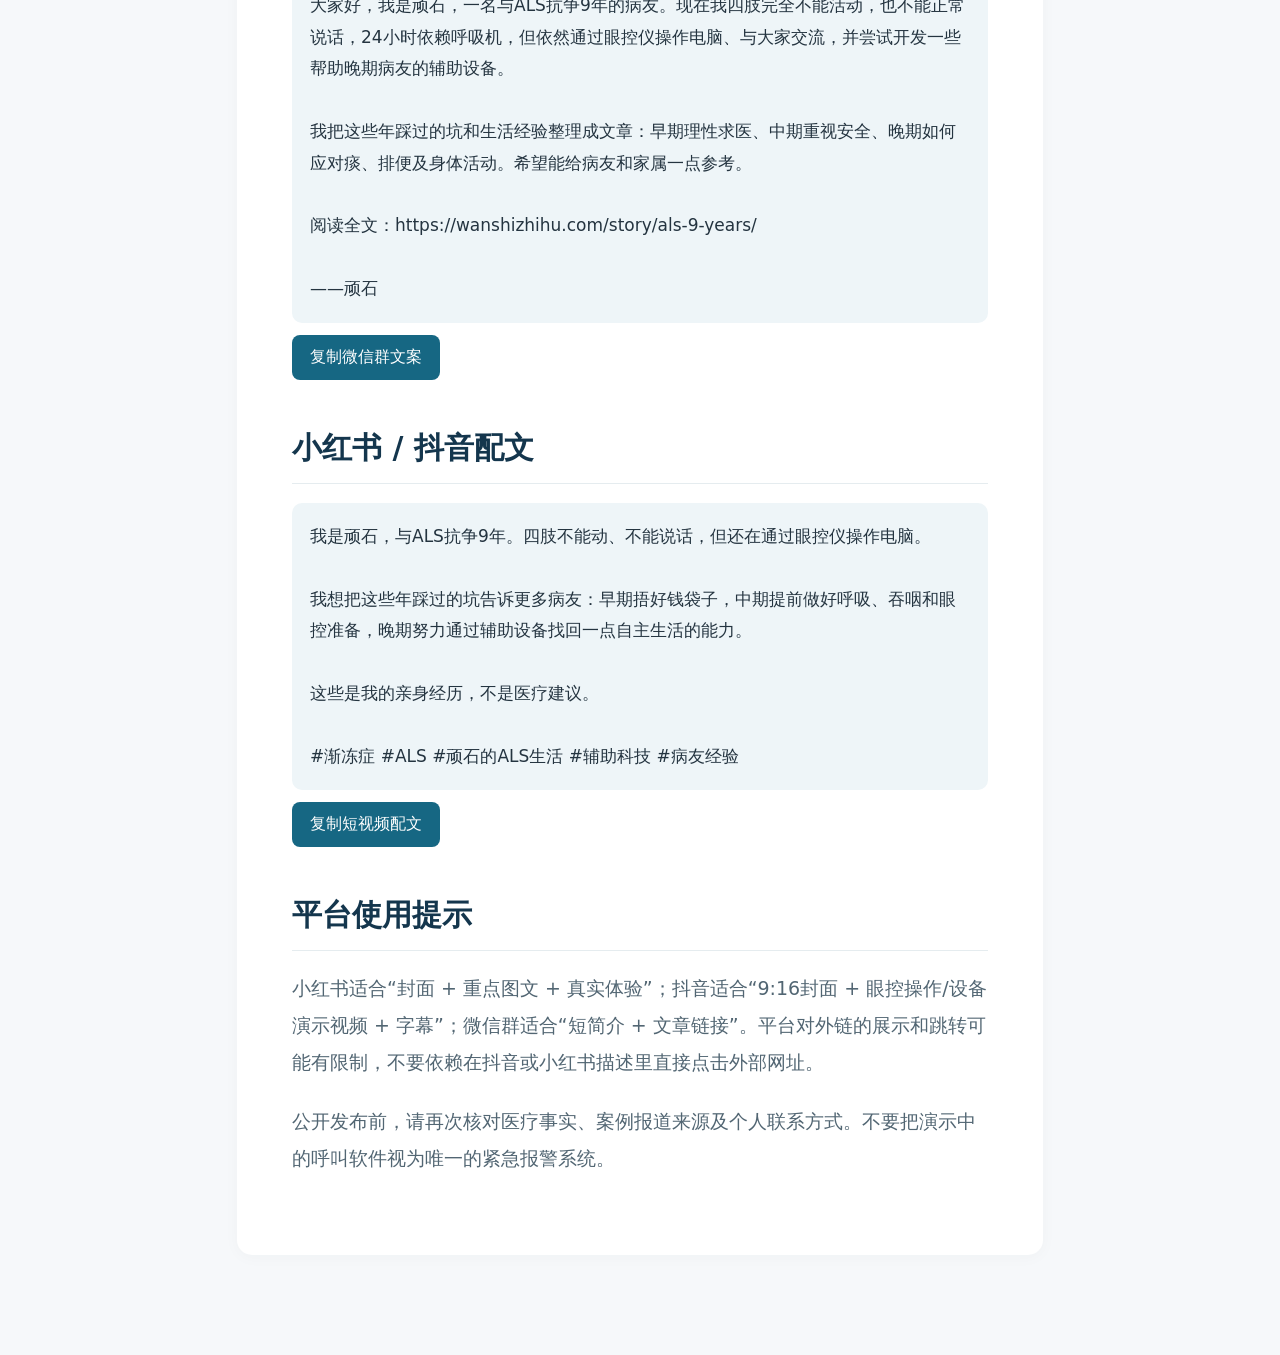
<file: share/index.html>
<!doctype html><html lang="zh-CN"><head><meta charset="utf-8"><meta name="viewport" content="width=device-width,initial-scale=1"><title>顽石的ALS生活｜分享素材</title><meta name="description" content="顽石与ALS抗争9年的文章分享素材：微信群文案、小红书封面、抖音封面。"><link rel="stylesheet" href="/assets/article.css"><style>.cards{display:grid;grid-template-columns:repeat(2,minmax(0,1fr));gap:20px}.asset{background:white;border:1px solid #dbe7ed;border-radius:14px;padding:18px}.asset img{border-radius:10px;max-width:100%;display:block}.asset a,.copybtn{display:inline-flex;margin-top:12px;padding:12px 18px;background:#166783;color:white;border:0;border-radius:8px;text-decoration:none;font:inherit;cursor:pointer}.copytext{background:#eef5f8;padding:18px;border-radius:10px;white-space:pre-wrap;line-height:1.85;font-size:17px}.tip{color:#526673;line-height:1.9}@media(max-width:680px){.cards{grid-template-columns:1fr}}</style></head><body><header class="top"><a href="/">顽石智护</a><nav class="topnav"><a href="/story/als-9-years/">阅读全文</a><a href="/about/">认识顽石</a><a href="/">产品首页</a></nav></header><section class="hero"><div class="heroinner"><div class="eyebrow">顽石的ALS生活 · 分享素材</div><h1>一次写好，多平台分享</h1><p>适配微信群、小红书和抖音的统一封面与文字。封面突出“顽石”个人身份，正文仍以真实病友经验为主。</p></div></section><main class="wrap"><section class="article"><h2>文章入口</h2><p><a href="/story/als-9-years/">《我是顽石，与ALS抗争9年，想把这些年踩过的坑告诉病友》 →</a></p><p class="tip">文章专属网址：https://wanshizhihu.com/story/als-9-years/（部署到正式网站后生效）</p><h2>推广封面</h2><div class="cards"><div class="asset"><h3>小红书 · 3:4</h3><img src="/assets/social/cover-xiaohongshu-3x4.png" alt="小红书文章封面，三比四"><a download href="/assets/social/cover-xiaohongshu-3x4.png">保存小红书封面</a></div><div class="asset"><h3>抖音 · 9:16</h3><img src="/assets/social/cover-douyin-9x16.png" alt="抖音竖版封面，九比十六"><a download href="/assets/social/cover-douyin-9x16.png">保存抖音封面</a></div></div><h2>微信群分享文案</h2><div class="copytext" id="wx">大家好，我是顽石，一名与ALS抗争9年的病友。现在我四肢完全不能活动，也不能正常说话，24小时依赖呼吸机，但依然通过眼控仪操作电脑、与大家交流，并尝试开发一些帮助晚期病友的辅助设备。

我把这些年踩过的坑和生活经验整理成文章：早期理性求医、中期重视安全、晚期如何应对痰、排便及身体活动。希望能给病友和家属一点参考。

阅读全文：https://wanshizhihu.com/story/als-9-years/

——顽石</div><button class="copybtn" data-target="wx">复制微信群文案</button><h2>小红书 / 抖音配文</h2><div class="copytext" id="short">我是顽石，与ALS抗争9年。四肢不能动、不能说话，但还在通过眼控仪操作电脑。

我想把这些年踩过的坑告诉更多病友：早期捂好钱袋子，中期提前做好呼吸、吞咽和眼控准备，晚期努力通过辅助设备找回一点自主生活的能力。

这些是我的亲身经历，不是医疗建议。

#渐冻症 #ALS #顽石的ALS生活 #辅助科技 #病友经验</div><button class="copybtn" data-target="short">复制短视频配文</button><h2>平台使用提示</h2><p class="tip">小红书适合“封面 + 重点图文 + 真实体验”；抖音适合“9:16封面 + 眼控操作/设备演示视频 + 字幕”；微信群适合“短简介 + 文章链接”。平台对外链的展示和跳转可能有限制，不要依赖在抖音或小红书描述里直接点击外部网址。</p><p class="tip">公开发布前，请再次核对医疗事实、案例报道来源及个人联系方式。不要把演示中的呼叫软件视为唯一的紧急报警系统。</p></section></main><script>document.querySelectorAll('.copybtn').forEach(b=>b.addEventListener('click',async()=>{const s=document.getElementById(b.dataset.target).innerText;try{await navigator.clipboard.writeText(s);b.textContent='已复制';}catch(e){b.textContent='请手动选择上方文字复制';}}));</script></body></html>
</file>
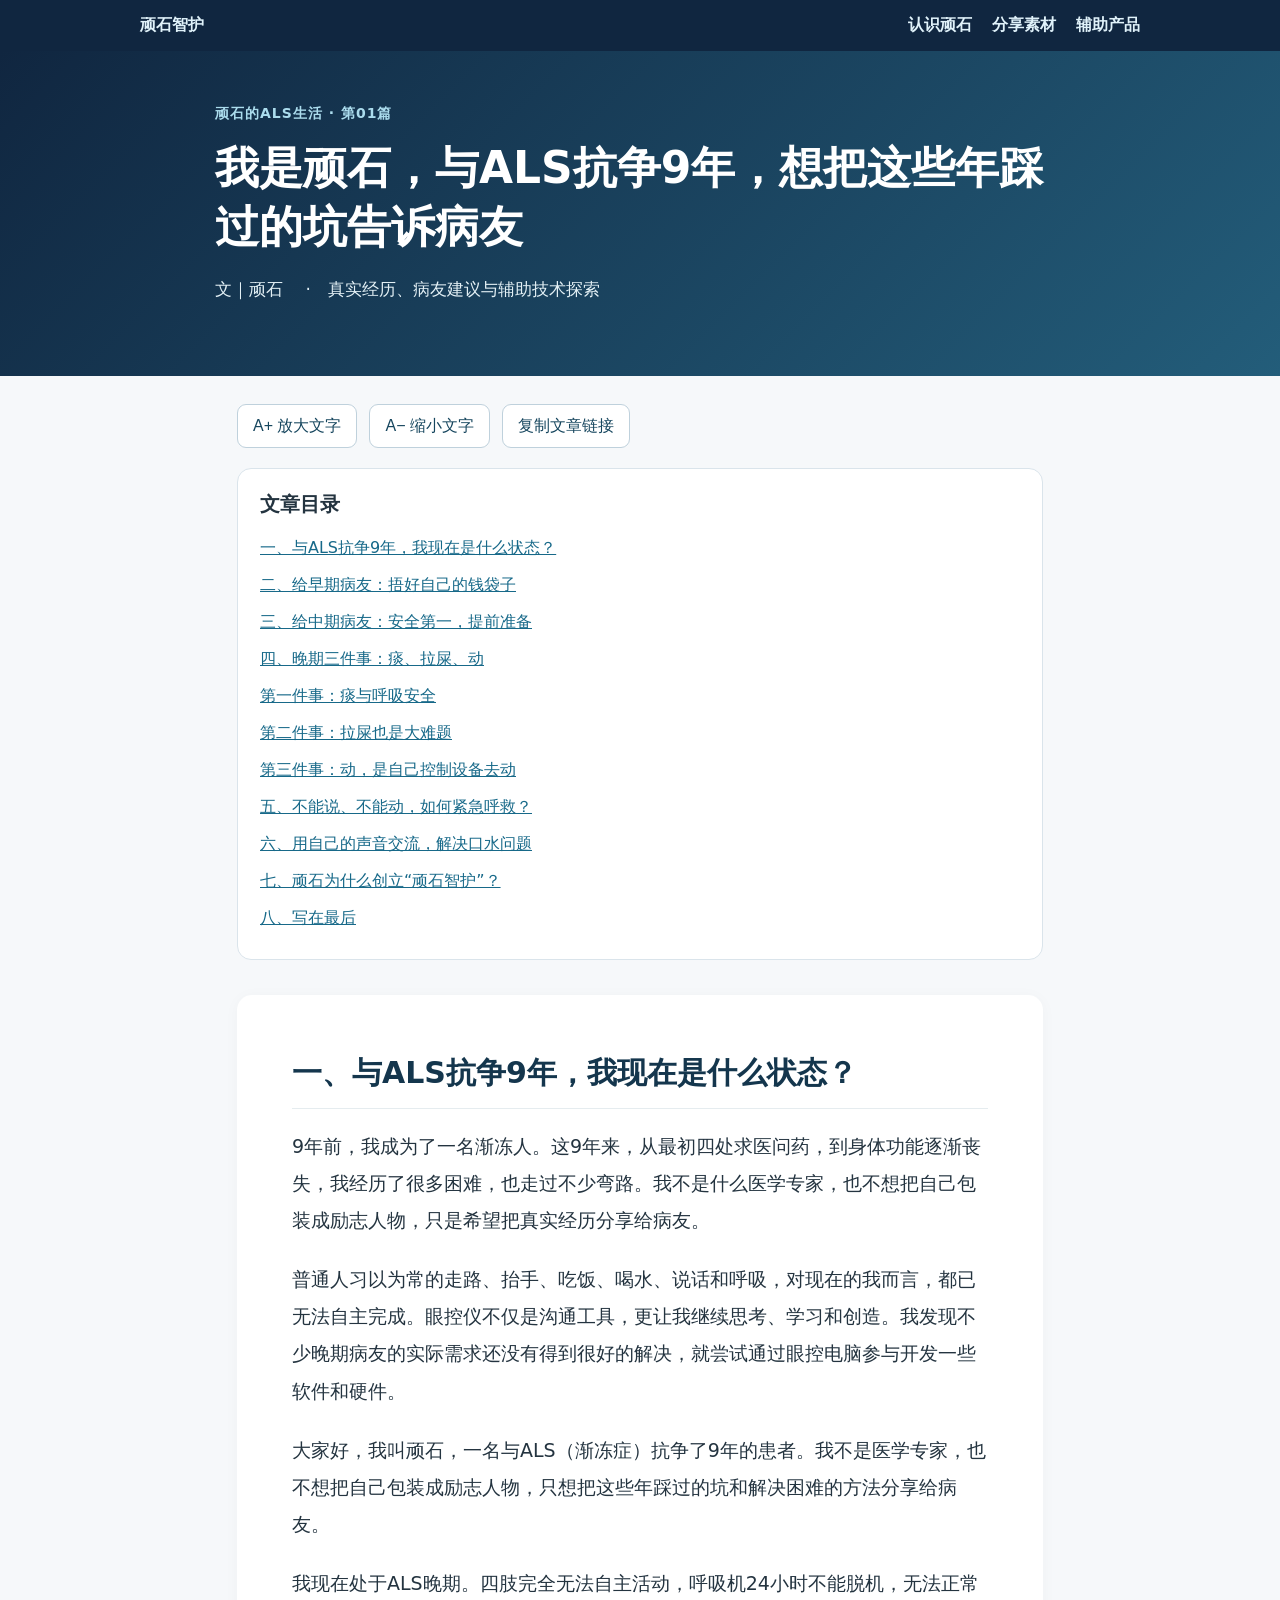
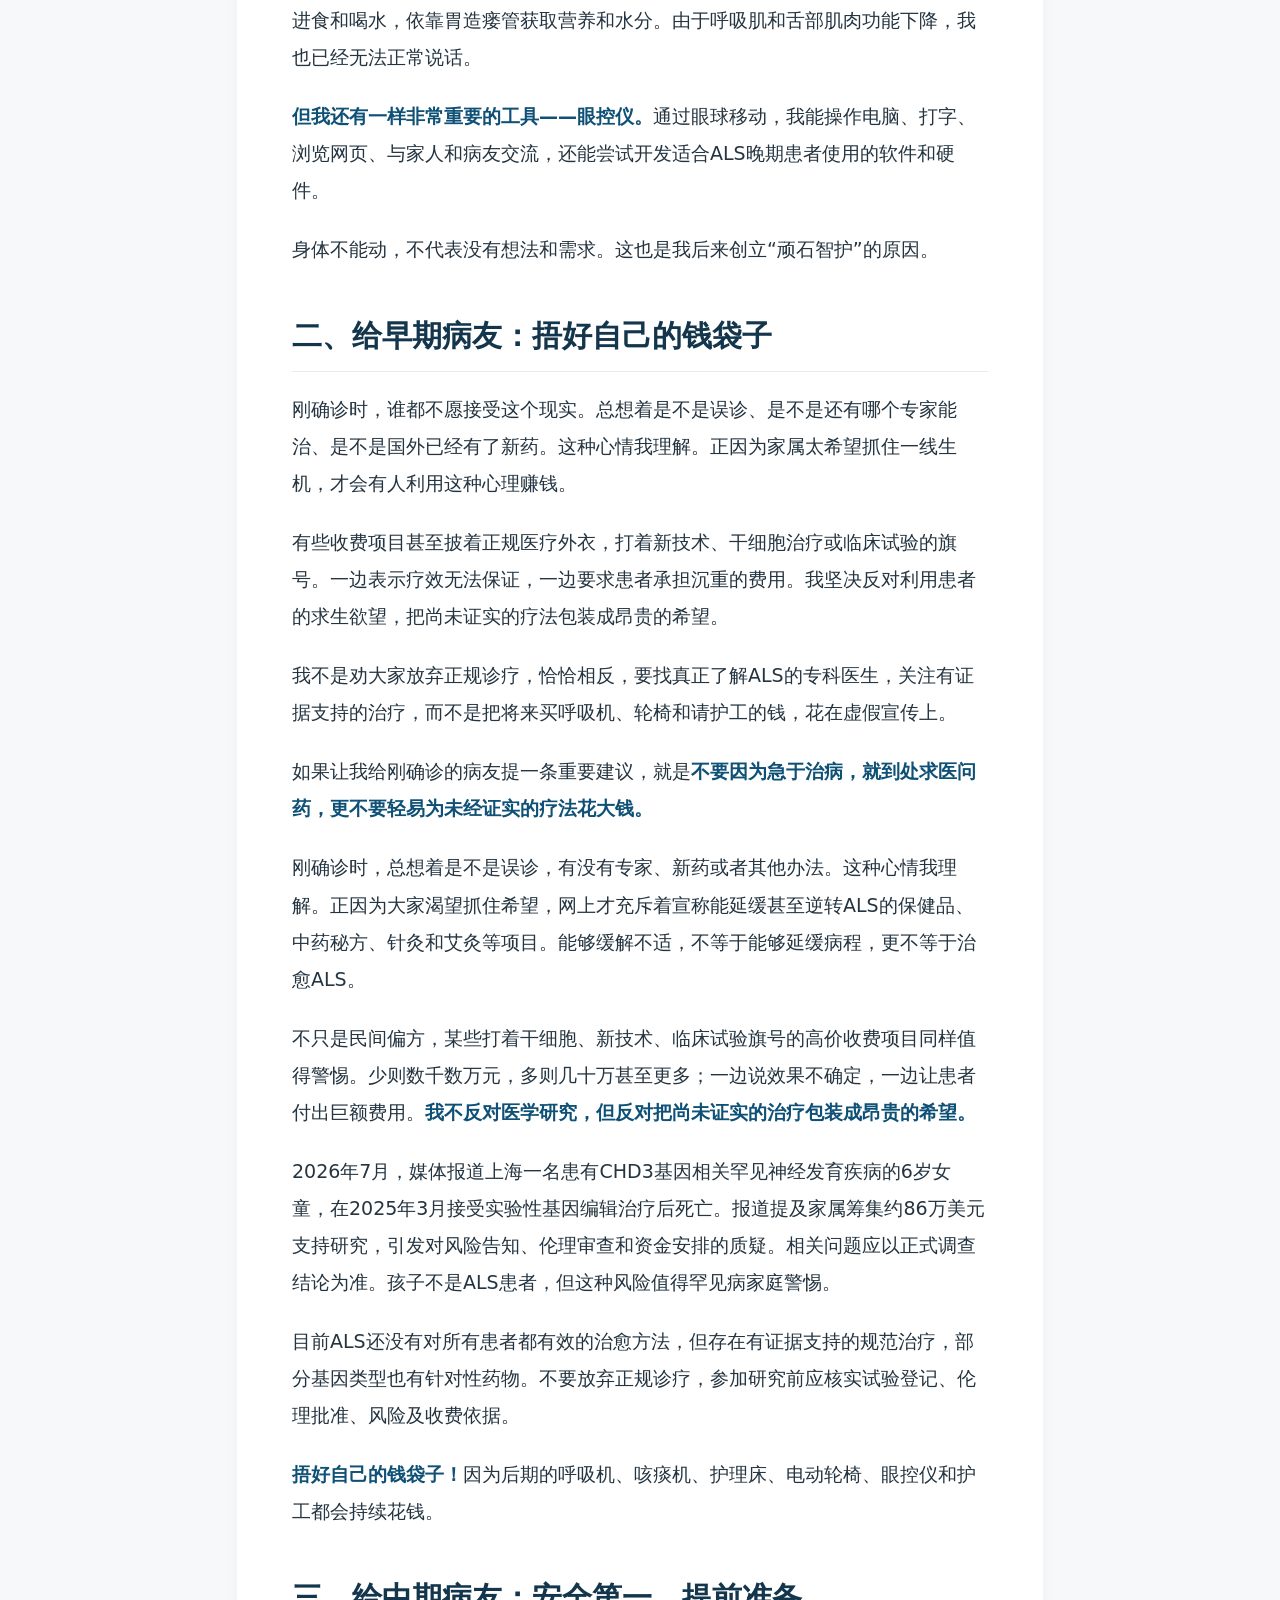
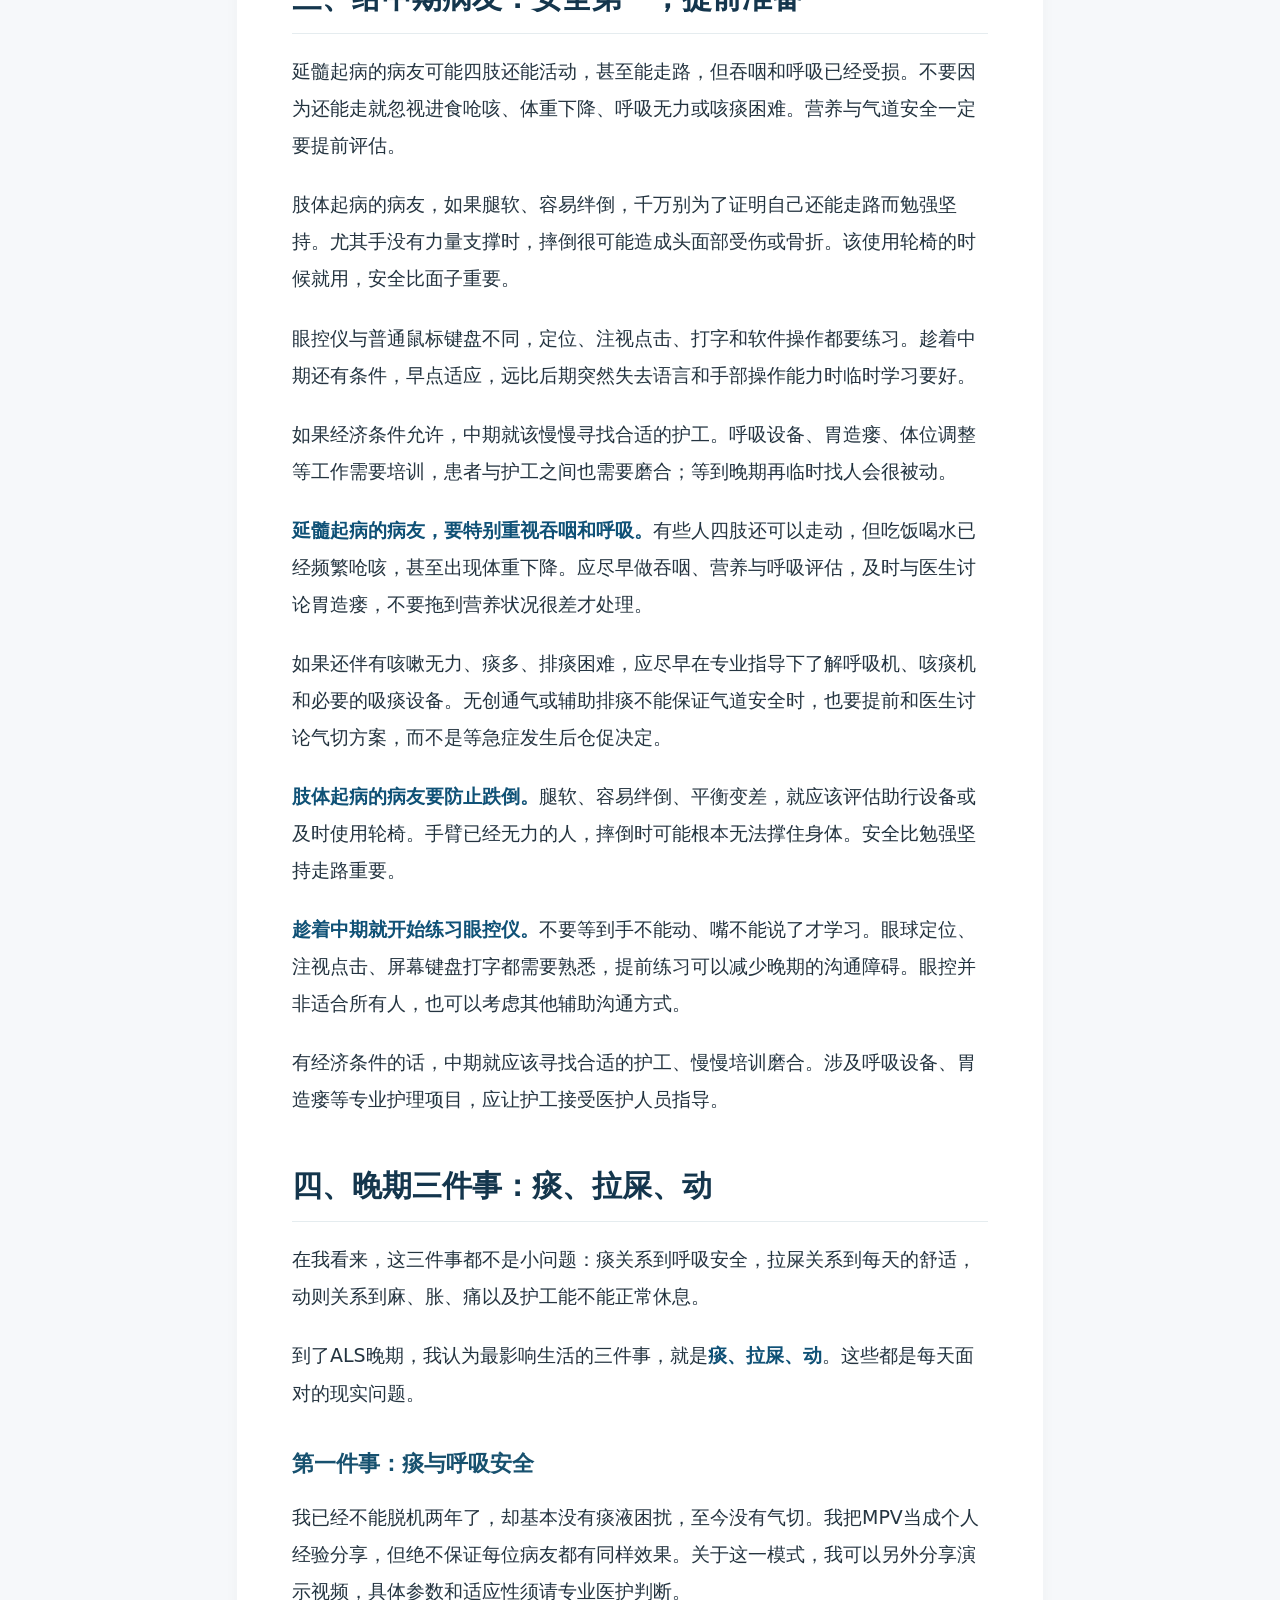
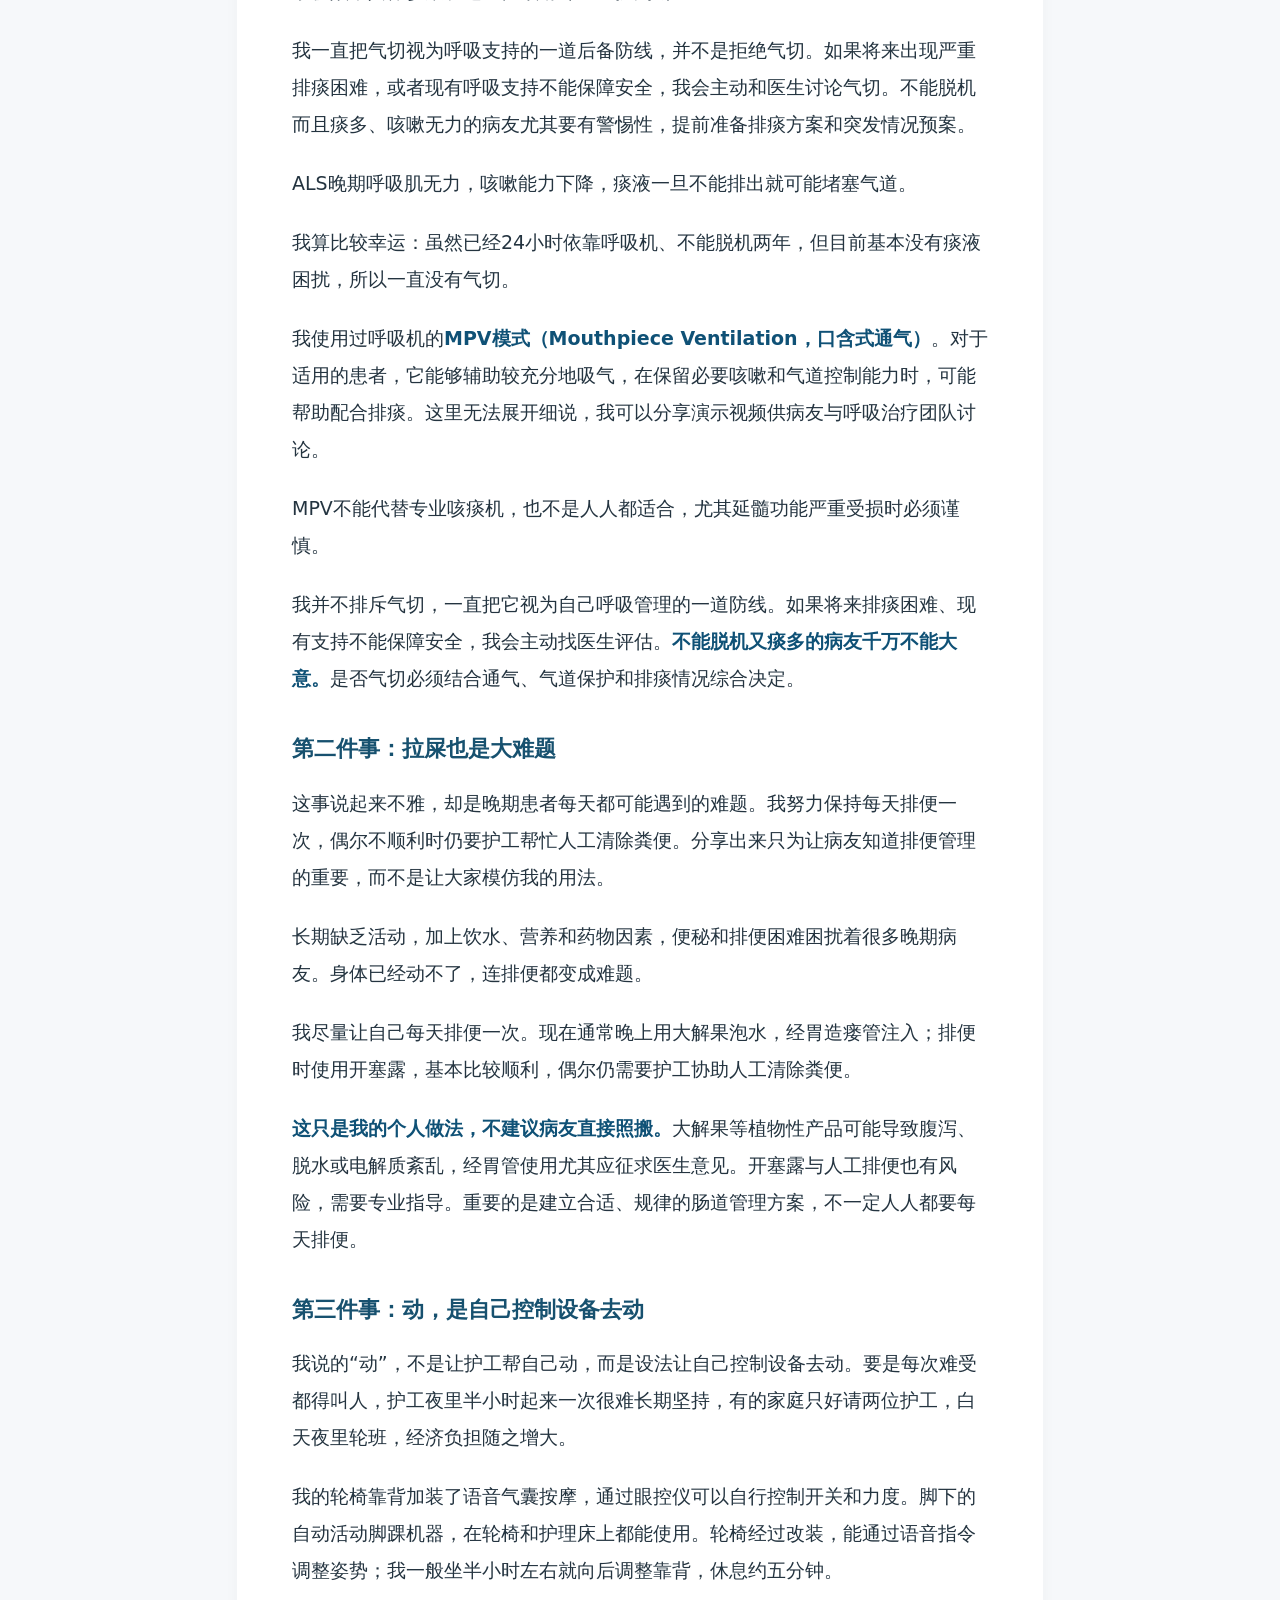
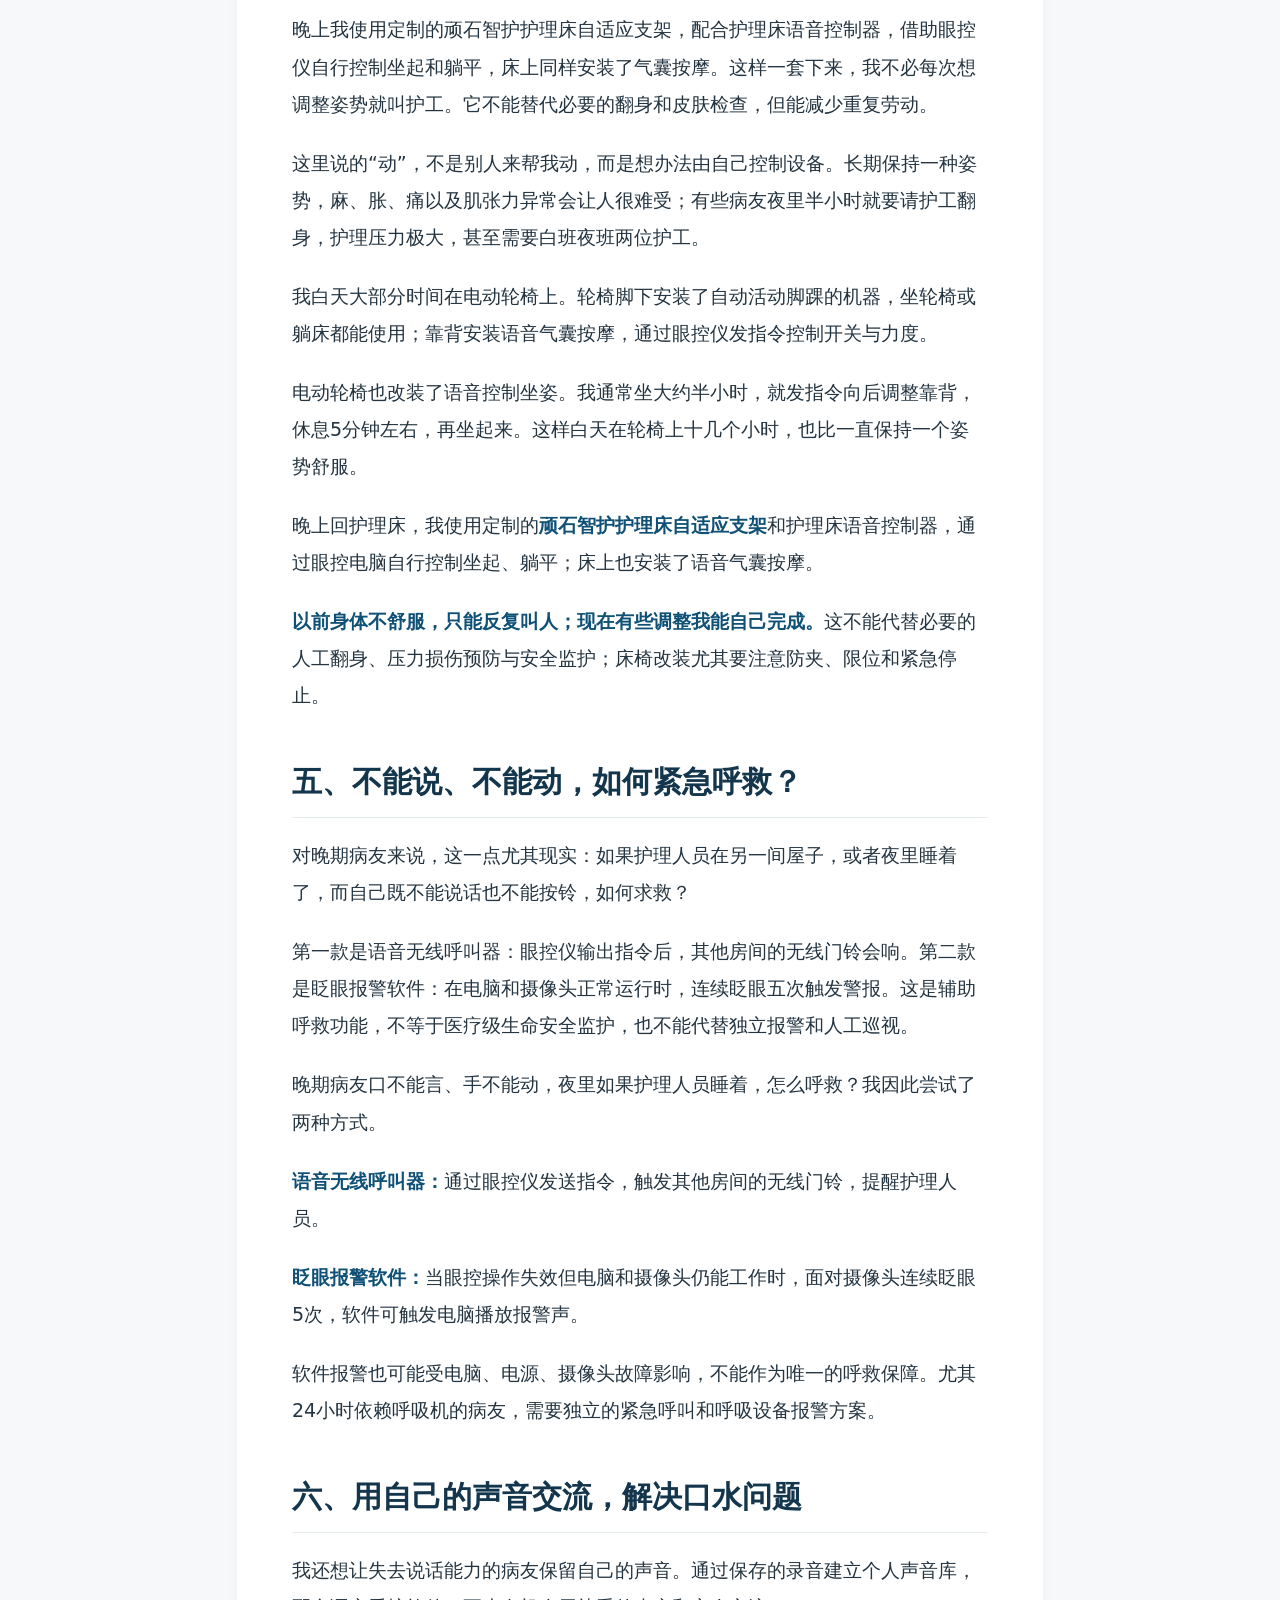
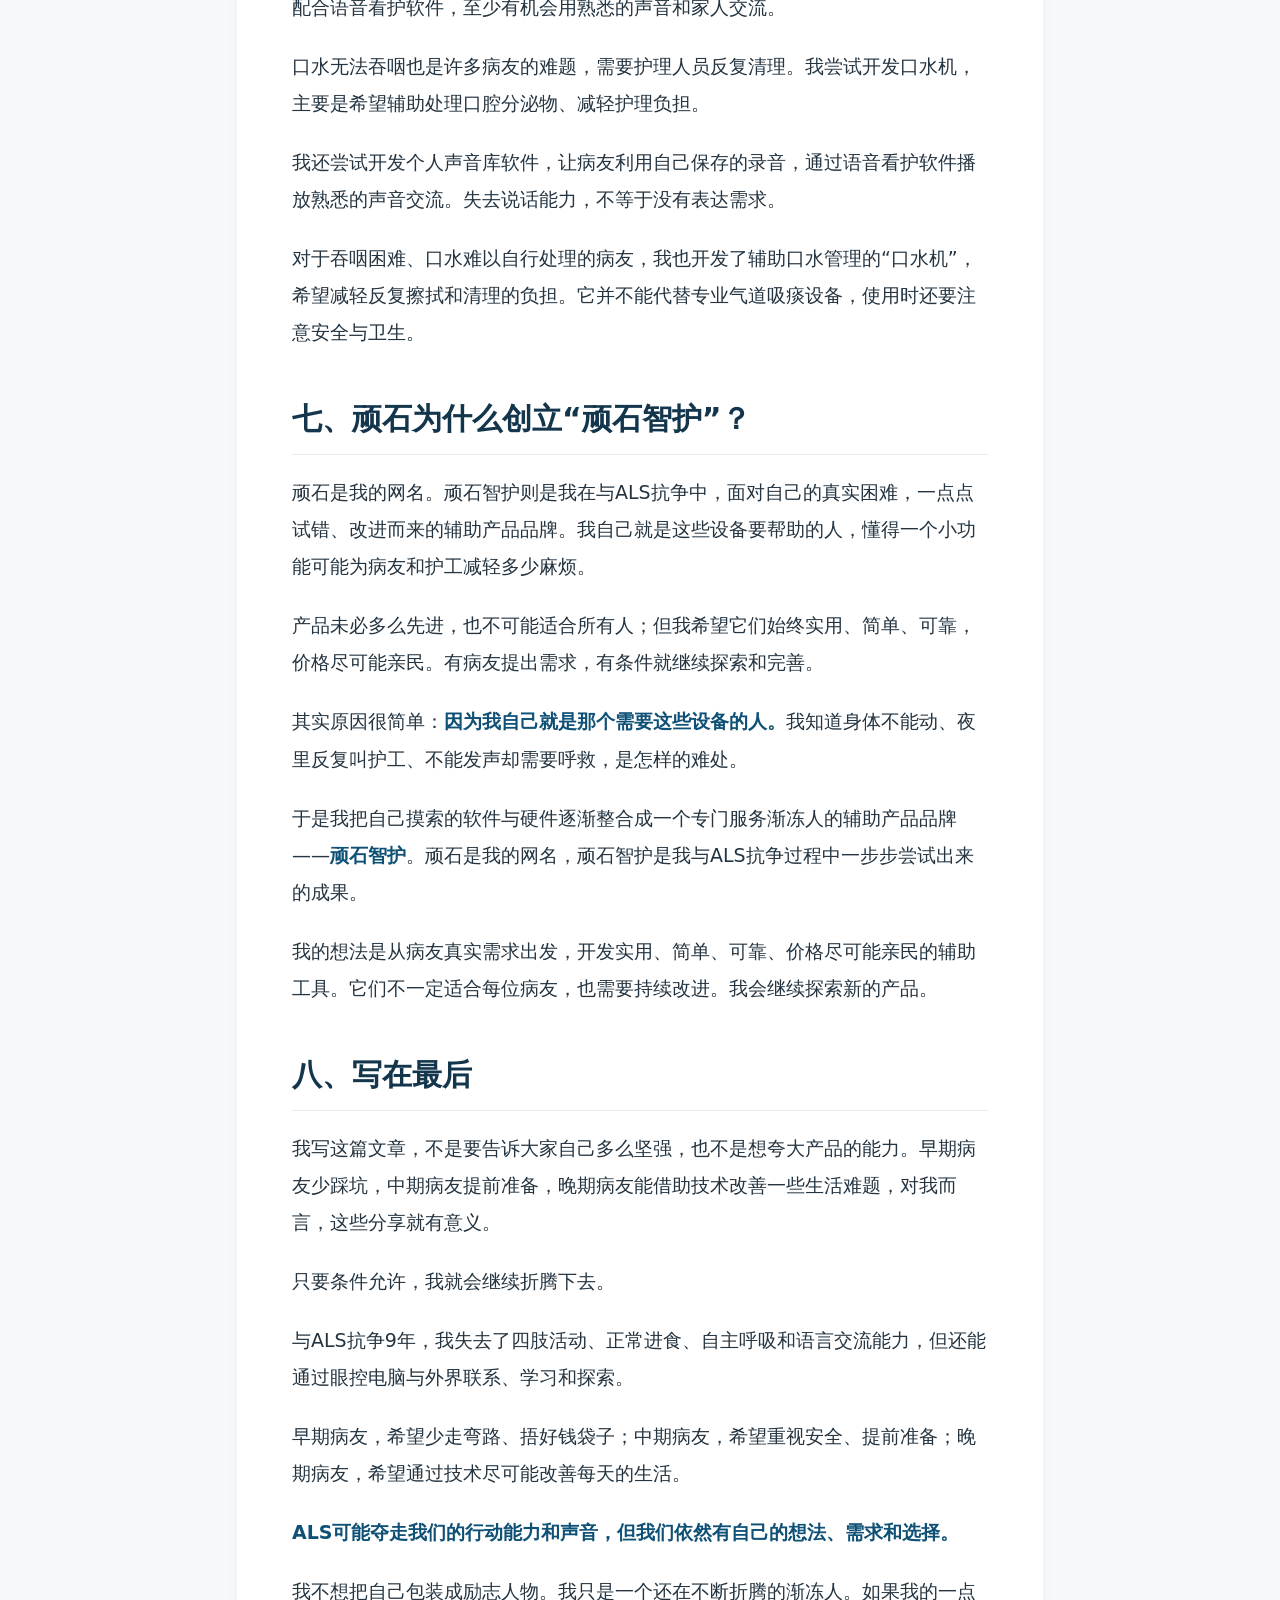
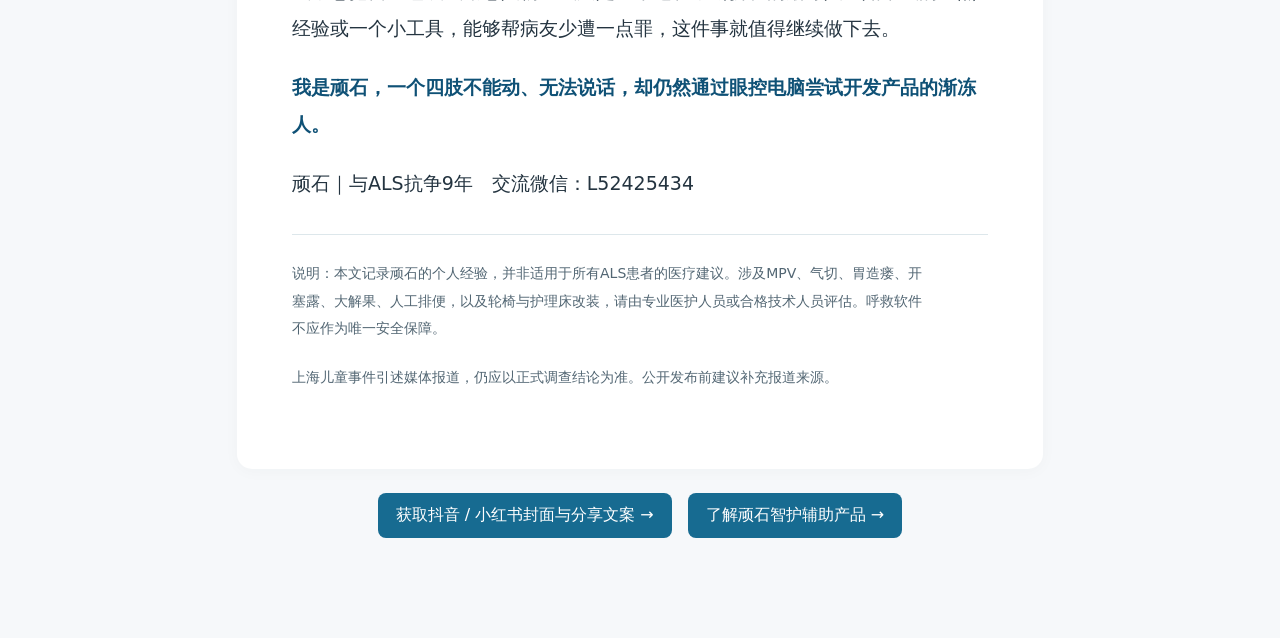
<file: story/als-9-years/index.html>
<!DOCTYPE html>
<html lang="zh-CN"><head><meta charset="utf-8"/><meta content="width=device-width,initial-scale=1" name="viewport"/><meta content="顽石与ALS抗争9年的病友经验：早期避坑、中期安全、晚期辅助技术与顽石智护。" name="description"/><title>我是顽石，与ALS抗争9年｜顽石智护</title><link href="https://wanshizhihu.com/story/als-9-years/" rel="canonical"/>
<meta content="article" property="og:type"/><meta content="我是顽石，与ALS抗争9年，想把这些年踩过的坑告诉病友" property="og:title"/><meta content="早期避坑、中期安全、晚期痰与排便及自主生活辅助技术。" property="og:description"/><meta content="https://wanshizhihu.com/assets/social/share-square.png" property="og:image"/><meta content="summary_large_image" name="twitter:card"/><link href="/assets/article.css" rel="stylesheet"/><meta content="#102640" name="theme-color"/><style>@media print{.top,.toc,.bottom,.reading-tools{display:none}.article{box-shadow:none;padding:0}.wrap{max-width:none}} .reading-tools{display:flex;align-items:center;gap:12px;flex-wrap:wrap;margin-bottom:20px}.reading-tools button{border:1px solid #bfd1dc;background:#fff;border-radius:9px;padding:10px 15px;color:#16465e;font-size:16px;cursor:pointer;min-height:44px}.article p{max-width:72ch}.article a{word-break:break-all}</style></head><body><header class="top"><a href="/">顽石智护</a><nav class="topnav"><a href="/about/">认识顽石</a><a href="/share/">分享素材</a><a href="/">辅助产品</a></nav></header><section class="hero"><div class="heroinner"><div class="eyebrow">顽石的ALS生活 · 第01篇</div><h1>我是顽石，与ALS抗争9年，想把这些年踩过的坑告诉病友</h1><p>文｜顽石　 ·　真实经历、病友建议与辅助技术探索</p></div></section><main class="wrap"><div aria-label="阅读工具" class="reading-tools"><button id="fontUp" type="button">A+ 放大文字</button><button id="fontDown" type="button">A− 缩小文字</button><button id="copyArticle" type="button">复制文章链接</button></div><nav aria-label="文章目录" class="toc"><h2>文章目录</h2><a href="#section-1">一、与ALS抗争9年，我现在是什么状态？</a>
<a href="#section-2">二、给早期病友：捂好自己的钱袋子</a>
<a href="#section-3">三、给中期病友：安全第一，提前准备</a>
<a href="#section-4">四、晚期三件事：痰、拉屎、动</a>
<a href="#section-5">第一件事：痰与呼吸安全</a>
<a href="#section-6">第二件事：拉屎也是大难题</a>
<a href="#section-7">第三件事：动，是自己控制设备去动</a>
<a href="#section-8">五、不能说、不能动，如何紧急呼救？</a>
<a href="#section-9">六、用自己的声音交流，解决口水问题</a>
<a href="#section-10">七、顽石为什么创立“顽石智护”？</a>
<a href="#section-11">八、写在最后</a></nav><article class="article"><h2 id="section-1">一、与ALS抗争9年，我现在是什么状态？</h2><p>9年前，我成为了一名渐冻人。这9年来，从最初四处求医问药，到身体功能逐渐丧失，我经历了很多困难，也走过不少弯路。我不是什么医学专家，也不想把自己包装成励志人物，只是希望把真实经历分享给病友。</p><p>普通人习以为常的走路、抬手、吃饭、喝水、说话和呼吸，对现在的我而言，都已无法自主完成。眼控仪不仅是沟通工具，更让我继续思考、学习和创造。我发现不少晚期病友的实际需求还没有得到很好的解决，就尝试通过眼控电脑参与开发一些软件和硬件。</p>
<p>大家好，我叫顽石，一名与ALS（渐冻症）抗争了9年的患者。我不是医学专家，也不想把自己包装成励志人物，只想把这些年踩过的坑和解决困难的方法分享给病友。</p>
<p>我现在处于ALS晚期。四肢完全无法自主活动，呼吸机24小时不能脱机，无法正常进食和喝水，依靠胃造瘘管获取营养和水分。由于呼吸肌和舌部肌肉功能下降，我也已经无法正常说话。</p>
<p><strong>但我还有一样非常重要的工具——眼控仪。</strong>通过眼球移动，我能操作电脑、打字、浏览网页、与家人和病友交流，还能尝试开发适合ALS晚期患者使用的软件和硬件。</p>
<p>身体不能动，不代表没有想法和需求。这也是我后来创立“顽石智护”的原因。</p>
<h2 id="section-2">二、给早期病友：捂好自己的钱袋子</h2><p>刚确诊时，谁都不愿接受这个现实。总想着是不是误诊、是不是还有哪个专家能治、是不是国外已经有了新药。这种心情我理解。正因为家属太希望抓住一线生机，才会有人利用这种心理赚钱。</p><p>有些收费项目甚至披着正规医疗外衣，打着新技术、干细胞治疗或临床试验的旗号。一边表示疗效无法保证，一边要求患者承担沉重的费用。我坚决反对利用患者的求生欲望，把尚未证实的疗法包装成昂贵的希望。</p><p>我不是劝大家放弃正规诊疗，恰恰相反，要找真正了解ALS的专科医生，关注有证据支持的治疗，而不是把将来买呼吸机、轮椅和请护工的钱，花在虚假宣传上。</p>
<p>如果让我给刚确诊的病友提一条重要建议，就是<strong>不要因为急于治病，就到处求医问药，更不要轻易为未经证实的疗法花大钱。</strong></p>
<p>刚确诊时，总想着是不是误诊，有没有专家、新药或者其他办法。这种心情我理解。正因为大家渴望抓住希望，网上才充斥着宣称能延缓甚至逆转ALS的保健品、中药秘方、针灸和艾灸等项目。能够缓解不适，不等于能够延缓病程，更不等于治愈ALS。</p>
<p>不只是民间偏方，某些打着干细胞、新技术、临床试验旗号的高价收费项目同样值得警惕。少则数千数万元，多则几十万甚至更多；一边说效果不确定，一边让患者付出巨额费用。<strong>我不反对医学研究，但反对把尚未证实的治疗包装成昂贵的希望。</strong></p>
<p>2026年7月，媒体报道上海一名患有CHD3基因相关罕见神经发育疾病的6岁女童，在2025年3月接受实验性基因编辑治疗后死亡。报道提及家属筹集约86万美元支持研究，引发对风险告知、伦理审查和资金安排的质疑。相关问题应以正式调查结论为准。孩子不是ALS患者，但这种风险值得罕见病家庭警惕。</p>
<p>目前ALS还没有对所有患者都有效的治愈方法，但存在有证据支持的规范治疗，部分基因类型也有针对性药物。不要放弃正规诊疗，参加研究前应核实试验登记、伦理批准、风险及收费依据。</p>
<p><strong>捂好自己的钱袋子！</strong>因为后期的呼吸机、咳痰机、护理床、电动轮椅、眼控仪和护工都会持续花钱。</p>
<h2 id="section-3">三、给中期病友：安全第一，提前准备</h2><p>延髓起病的病友可能四肢还能活动，甚至能走路，但吞咽和呼吸已经受损。不要因为还能走就忽视进食呛咳、体重下降、呼吸无力或咳痰困难。营养与气道安全一定要提前评估。</p><p>肢体起病的病友，如果腿软、容易绊倒，千万别为了证明自己还能走路而勉强坚持。尤其手没有力量支撑时，摔倒很可能造成头面部受伤或骨折。该使用轮椅的时候就用，安全比面子重要。</p><p>眼控仪与普通鼠标键盘不同，定位、注视点击、打字和软件操作都要练习。趁着中期还有条件，早点适应，远比后期突然失去语言和手部操作能力时临时学习要好。</p><p>如果经济条件允许，中期就该慢慢寻找合适的护工。呼吸设备、胃造瘘、体位调整等工作需要培训，患者与护工之间也需要磨合；等到晚期再临时找人会很被动。</p>
<p><strong>延髓起病的病友，要特别重视吞咽和呼吸。</strong>有些人四肢还可以走动，但吃饭喝水已经频繁呛咳，甚至出现体重下降。应尽早做吞咽、营养与呼吸评估，及时与医生讨论胃造瘘，不要拖到营养状况很差才处理。</p>
<p>如果还伴有咳嗽无力、痰多、排痰困难，应尽早在专业指导下了解呼吸机、咳痰机和必要的吸痰设备。无创通气或辅助排痰不能保证气道安全时，也要提前和医生讨论气切方案，而不是等急症发生后仓促决定。</p>
<p><strong>肢体起病的病友要防止跌倒。</strong>腿软、容易绊倒、平衡变差，就应该评估助行设备或及时使用轮椅。手臂已经无力的人，摔倒时可能根本无法撑住身体。安全比勉强坚持走路重要。</p>
<p><strong>趁着中期就开始练习眼控仪。</strong>不要等到手不能动、嘴不能说了才学习。眼球定位、注视点击、屏幕键盘打字都需要熟悉，提前练习可以减少晚期的沟通障碍。眼控并非适合所有人，也可以考虑其他辅助沟通方式。</p>
<p>有经济条件的话，中期就应该寻找合适的护工、慢慢培训磨合。涉及呼吸设备、胃造瘘等专业护理项目，应让护工接受医护人员指导。</p>
<h2 id="section-4">四、晚期三件事：痰、拉屎、动</h2><p>在我看来，这三件事都不是小问题：痰关系到呼吸安全，拉屎关系到每天的舒适，动则关系到麻、胀、痛以及护工能不能正常休息。</p>
<p>到了ALS晚期，我认为最影响生活的三件事，就是<strong>痰、拉屎、动</strong>。这些都是每天面对的现实问题。</p>
<h3 id="section-5">第一件事：痰与呼吸安全</h3><p>我已经不能脱机两年了，却基本没有痰液困扰，至今没有气切。我把MPV当成个人经验分享，但绝不保证每位病友都有同样效果。关于这一模式，我可以另外分享演示视频，具体参数和适应性须请专业医护判断。</p><p>我一直把气切视为呼吸支持的一道后备防线，并不是拒绝气切。如果将来出现严重排痰困难，或者现有呼吸支持不能保障安全，我会主动和医生讨论气切。不能脱机而且痰多、咳嗽无力的病友尤其要有警惕性，提前准备排痰方案和突发情况预案。</p>
<p>ALS晚期呼吸肌无力，咳嗽能力下降，痰液一旦不能排出就可能堵塞气道。</p>
<p>我算比较幸运：虽然已经24小时依靠呼吸机、不能脱机两年，但目前基本没有痰液困扰，所以一直没有气切。</p>
<p>我使用过呼吸机的<strong>MPV模式（Mouthpiece Ventilation，口含式通气）</strong>。对于适用的患者，它能够辅助较充分地吸气，在保留必要咳嗽和气道控制能力时，可能帮助配合排痰。这里无法展开细说，我可以分享演示视频供病友与呼吸治疗团队讨论。</p>
<p>MPV不能代替专业咳痰机，也不是人人都适合，尤其延髓功能严重受损时必须谨慎。</p>
<p>我并不排斥气切，一直把它视为自己呼吸管理的一道防线。如果将来排痰困难、现有支持不能保障安全，我会主动找医生评估。<strong>不能脱机又痰多的病友千万不能大意。</strong>是否气切必须结合通气、气道保护和排痰情况综合决定。</p>
<h3 id="section-6">第二件事：拉屎也是大难题</h3><p>这事说起来不雅，却是晚期患者每天都可能遇到的难题。我努力保持每天排便一次，偶尔不顺利时仍要护工帮忙人工清除粪便。分享出来只为让病友知道排便管理的重要，而不是让大家模仿我的用法。</p>
<p>长期缺乏活动，加上饮水、营养和药物因素，便秘和排便困难困扰着很多晚期病友。身体已经动不了，连排便都变成难题。</p>
<p>我尽量让自己每天排便一次。现在通常晚上用大解果泡水，经胃造瘘管注入；排便时使用开塞露，基本比较顺利，偶尔仍需要护工协助人工清除粪便。</p>
<p><strong>这只是我的个人做法，不建议病友直接照搬。</strong>大解果等植物性产品可能导致腹泻、脱水或电解质紊乱，经胃管使用尤其应征求医生意见。开塞露与人工排便也有风险，需要专业指导。重要的是建立合适、规律的肠道管理方案，不一定人人都要每天排便。</p>
<h3 id="section-7">第三件事：动，是自己控制设备去动</h3><p>我说的“动”，不是让护工帮自己动，而是设法让自己控制设备去动。要是每次难受都得叫人，护工夜里半小时起来一次很难长期坚持，有的家庭只好请两位护工，白天夜里轮班，经济负担随之增大。</p><p>我的轮椅靠背加装了语音气囊按摩，通过眼控仪可以自行控制开关和力度。脚下的自动活动脚踝机器，在轮椅和护理床上都能使用。轮椅经过改装，能通过语音指令调整姿势；我一般坐半小时左右就向后调整靠背，休息约五分钟。</p><p>晚上我使用定制的顽石智护护理床自适应支架，配合护理床语音控制器，借助眼控仪自行控制坐起和躺平，床上同样安装了气囊按摩。这样一套下来，我不必每次想调整姿势就叫护工。它不能替代必要的翻身和皮肤检查，但能减少重复劳动。</p>
<p>这里说的“动”，不是别人来帮我动，而是想办法由自己控制设备。长期保持一种姿势，麻、胀、痛以及肌张力异常会让人很难受；有些病友夜里半小时就要请护工翻身，护理压力极大，甚至需要白班夜班两位护工。</p>
<p>我白天大部分时间在电动轮椅上。轮椅脚下安装了自动活动脚踝的机器，坐轮椅或躺床都能使用；靠背安装语音气囊按摩，通过眼控仪发指令控制开关与力度。</p>
<p>电动轮椅也改装了语音控制坐姿。我通常坐大约半小时，就发指令向后调整靠背，休息5分钟左右，再坐起来。这样白天在轮椅上十几个小时，也比一直保持一个姿势舒服。</p>
<p>晚上回护理床，我使用定制的<strong>顽石智护护理床自适应支架</strong>和护理床语音控制器，通过眼控电脑自行控制坐起、躺平；床上也安装了语音气囊按摩。</p>
<p><strong>以前身体不舒服，只能反复叫人；现在有些调整我能自己完成。</strong>这不能代替必要的人工翻身、压力损伤预防与安全监护；床椅改装尤其要注意防夹、限位和紧急停止。</p>
<h2 id="section-8">五、不能说、不能动，如何紧急呼救？</h2><p>对晚期病友来说，这一点尤其现实：如果护理人员在另一间屋子，或者夜里睡着了，而自己既不能说话也不能按铃，如何求救？</p><p>第一款是语音无线呼叫器：眼控仪输出指令后，其他房间的无线门铃会响。第二款是眨眼报警软件：在电脑和摄像头正常运行时，连续眨眼五次触发警报。这是辅助呼救功能，不等于医疗级生命安全监护，也不能代替独立报警和人工巡视。</p>
<p>晚期病友口不能言、手不能动，夜里如果护理人员睡着，怎么呼救？我因此尝试了两种方式。</p>
<p><strong>语音无线呼叫器：</strong>通过眼控仪发送指令，触发其他房间的无线门铃，提醒护理人员。</p>
<p><strong>眨眼报警软件：</strong>当眼控操作失效但电脑和摄像头仍能工作时，面对摄像头连续眨眼5次，软件可触发电脑播放报警声。</p>
<p>软件报警也可能受电脑、电源、摄像头故障影响，不能作为唯一的呼救保障。尤其24小时依赖呼吸机的病友，需要独立的紧急呼叫和呼吸设备报警方案。</p>
<h2 id="section-9">六、用自己的声音交流，解决口水问题</h2><p>我还想让失去说话能力的病友保留自己的声音。通过保存的录音建立个人声音库，配合语音看护软件，至少有机会用熟悉的声音和家人交流。</p><p>口水无法吞咽也是许多病友的难题，需要护理人员反复清理。我尝试开发口水机，主要是希望辅助处理口腔分泌物、减轻护理负担。</p>
<p>我还尝试开发个人声音库软件，让病友利用自己保存的录音，通过语音看护软件播放熟悉的声音交流。失去说话能力，不等于没有表达需求。</p>
<p>对于吞咽困难、口水难以自行处理的病友，我也开发了辅助口水管理的“口水机”，希望减轻反复擦拭和清理的负担。它并不能代替专业气道吸痰设备，使用时还要注意安全与卫生。</p>
<h2 id="section-10">七、顽石为什么创立“顽石智护”？</h2><p>顽石是我的网名。顽石智护则是我在与ALS抗争中，面对自己的真实困难，一点点试错、改进而来的辅助产品品牌。我自己就是这些设备要帮助的人，懂得一个小功能可能为病友和护工减轻多少麻烦。</p><p>产品未必多么先进，也不可能适合所有人；但我希望它们始终实用、简单、可靠，价格尽可能亲民。有病友提出需求，有条件就继续探索和完善。</p>
<p>其实原因很简单：<strong>因为我自己就是那个需要这些设备的人。</strong>我知道身体不能动、夜里反复叫护工、不能发声却需要呼救，是怎样的难处。</p>
<p>于是我把自己摸索的软件与硬件逐渐整合成一个专门服务渐冻人的辅助产品品牌——<strong>顽石智护</strong>。顽石是我的网名，顽石智护是我与ALS抗争过程中一步步尝试出来的成果。</p>
<p>我的想法是从病友真实需求出发，开发实用、简单、可靠、价格尽可能亲民的辅助工具。它们不一定适合每位病友，也需要持续改进。我会继续探索新的产品。</p>
<h2 id="section-11">八、写在最后</h2><p>我写这篇文章，不是要告诉大家自己多么坚强，也不是想夸大产品的能力。早期病友少踩坑，中期病友提前准备，晚期病友能借助技术改善一些生活难题，对我而言，这些分享就有意义。</p><p>只要条件允许，我就会继续折腾下去。</p>
<p>与ALS抗争9年，我失去了四肢活动、正常进食、自主呼吸和语言交流能力，但还能通过眼控电脑与外界联系、学习和探索。</p>
<p>早期病友，希望少走弯路、捂好钱袋子；中期病友，希望重视安全、提前准备；晚期病友，希望通过技术尽可能改善每天的生活。</p>
<p><strong>ALS可能夺走我们的行动能力和声音，但我们依然有自己的想法、需求和选择。</strong></p>
<p>我不想把自己包装成励志人物。我只是一个还在不断折腾的渐冻人。如果我的一点经验或一个小工具，能够帮病友少遭一点罪，这件事就值得继续做下去。</p>
<p><strong>我是顽石，一个四肢不能动、无法说话，却仍然通过眼控电脑尝试开发产品的渐冻人。</strong></p>
<p>顽石｜与ALS抗争9年　交流微信：L52425434</p><div class="author"><p class="note">说明：本文记录顽石的个人经验，并非适用于所有ALS患者的医疗建议。涉及MPV、气切、胃造瘘、开塞露、大解果、人工排便，以及轮椅与护理床改装，请由专业医护人员或合格技术人员评估。呼救软件不应作为唯一安全保障。</p><p class="note">上海儿童事件引述媒体报道，仍应以正式调查结论为准。公开发布前建议补充报道来源。</p></div></article><div class="bottom"><a href="/share/">获取抖音 / 小红书封面与分享文案 →</a>　<a href="/">了解顽石智护辅助产品 →</a></div></main><script>(()=>{let n=Number(localStorage.getItem('wsReadingFont')||19);let ps=[...document.querySelectorAll('.article p')];function set(v){n=Math.max(16,Math.min(28,v));ps.forEach(p=>p.style.fontSize=n+'px');try{localStorage.setItem('wsReadingFont',n)}catch(e){}}set(n);document.querySelector('#fontUp').addEventListener('click',()=>set(n+2));document.querySelector('#fontDown').addEventListener('click',()=>set(n-2));document.querySelector('#copyArticle').addEventListener('click',async(e)=>{try{await navigator.clipboard.writeText(location.href);e.target.textContent='链接已复制'}catch(err){e.target.textContent='请复制地址栏网址'}})})();</script></body></html>
</file>
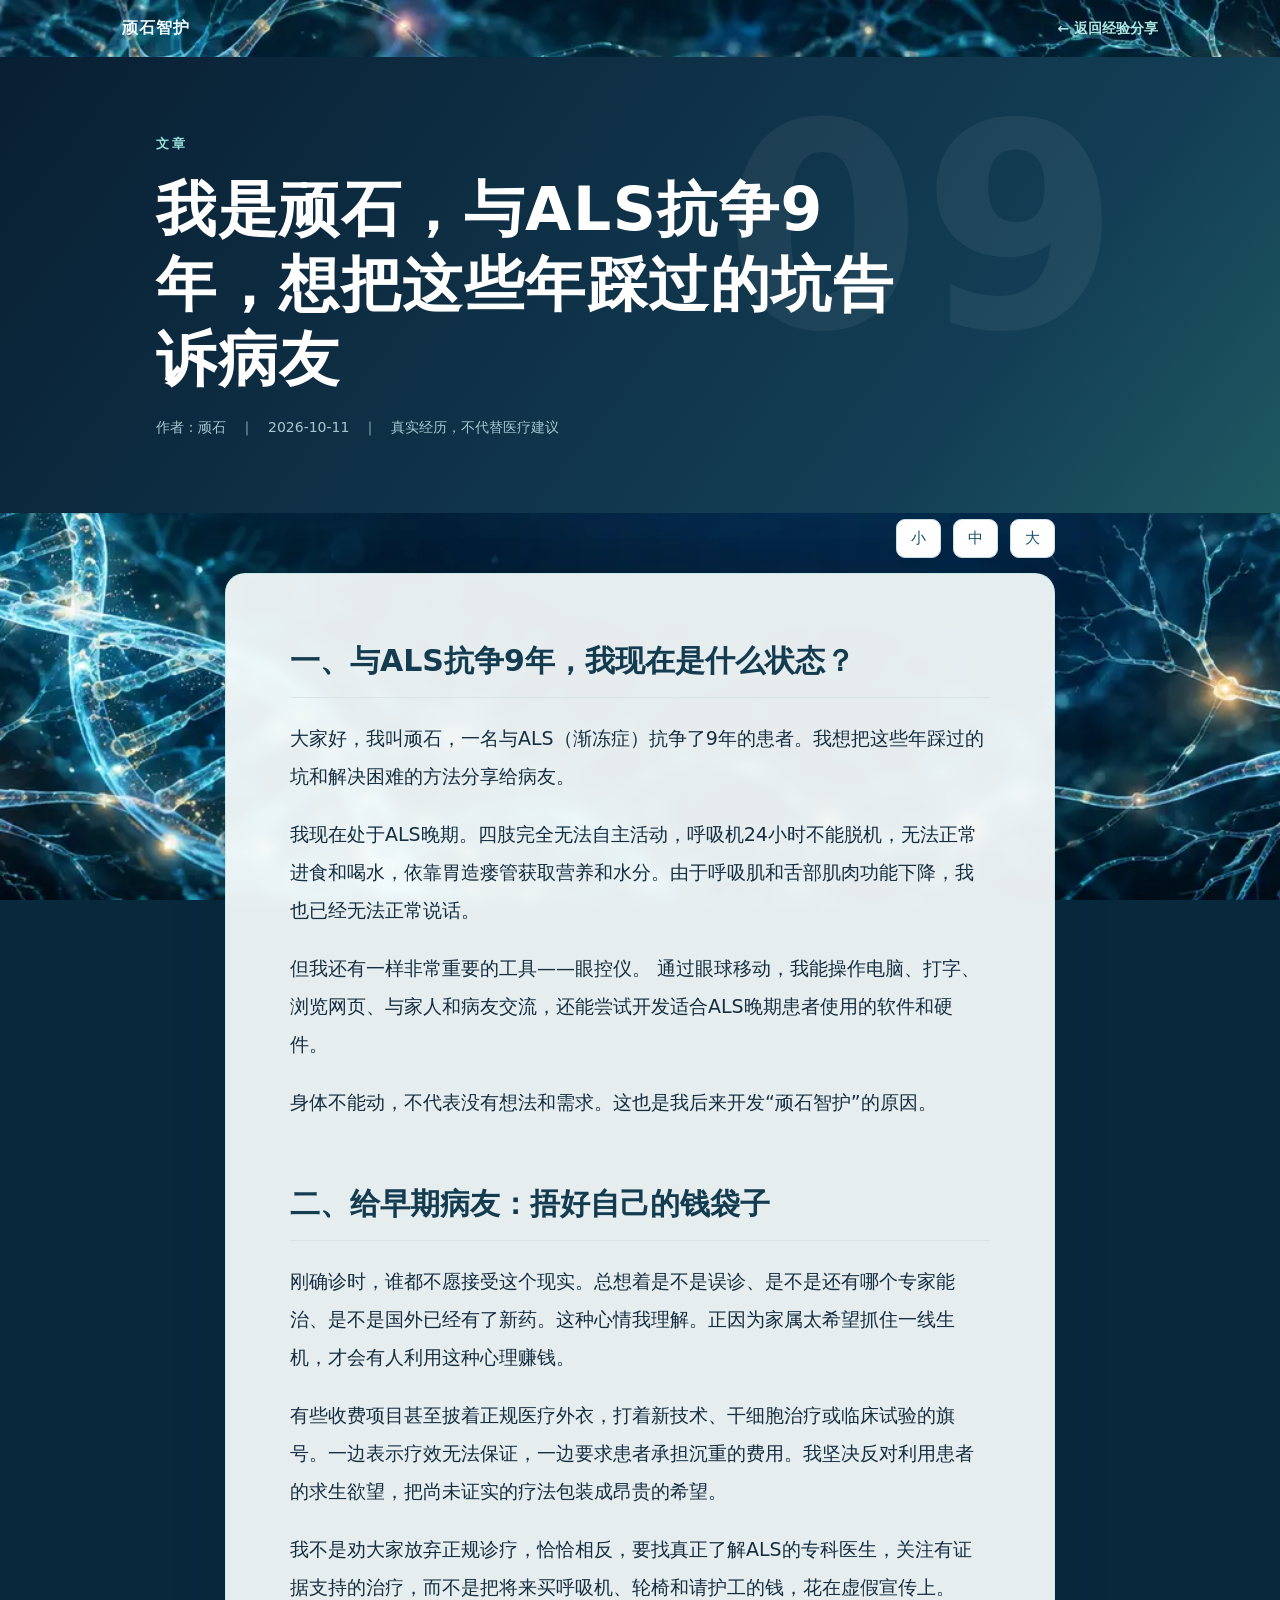
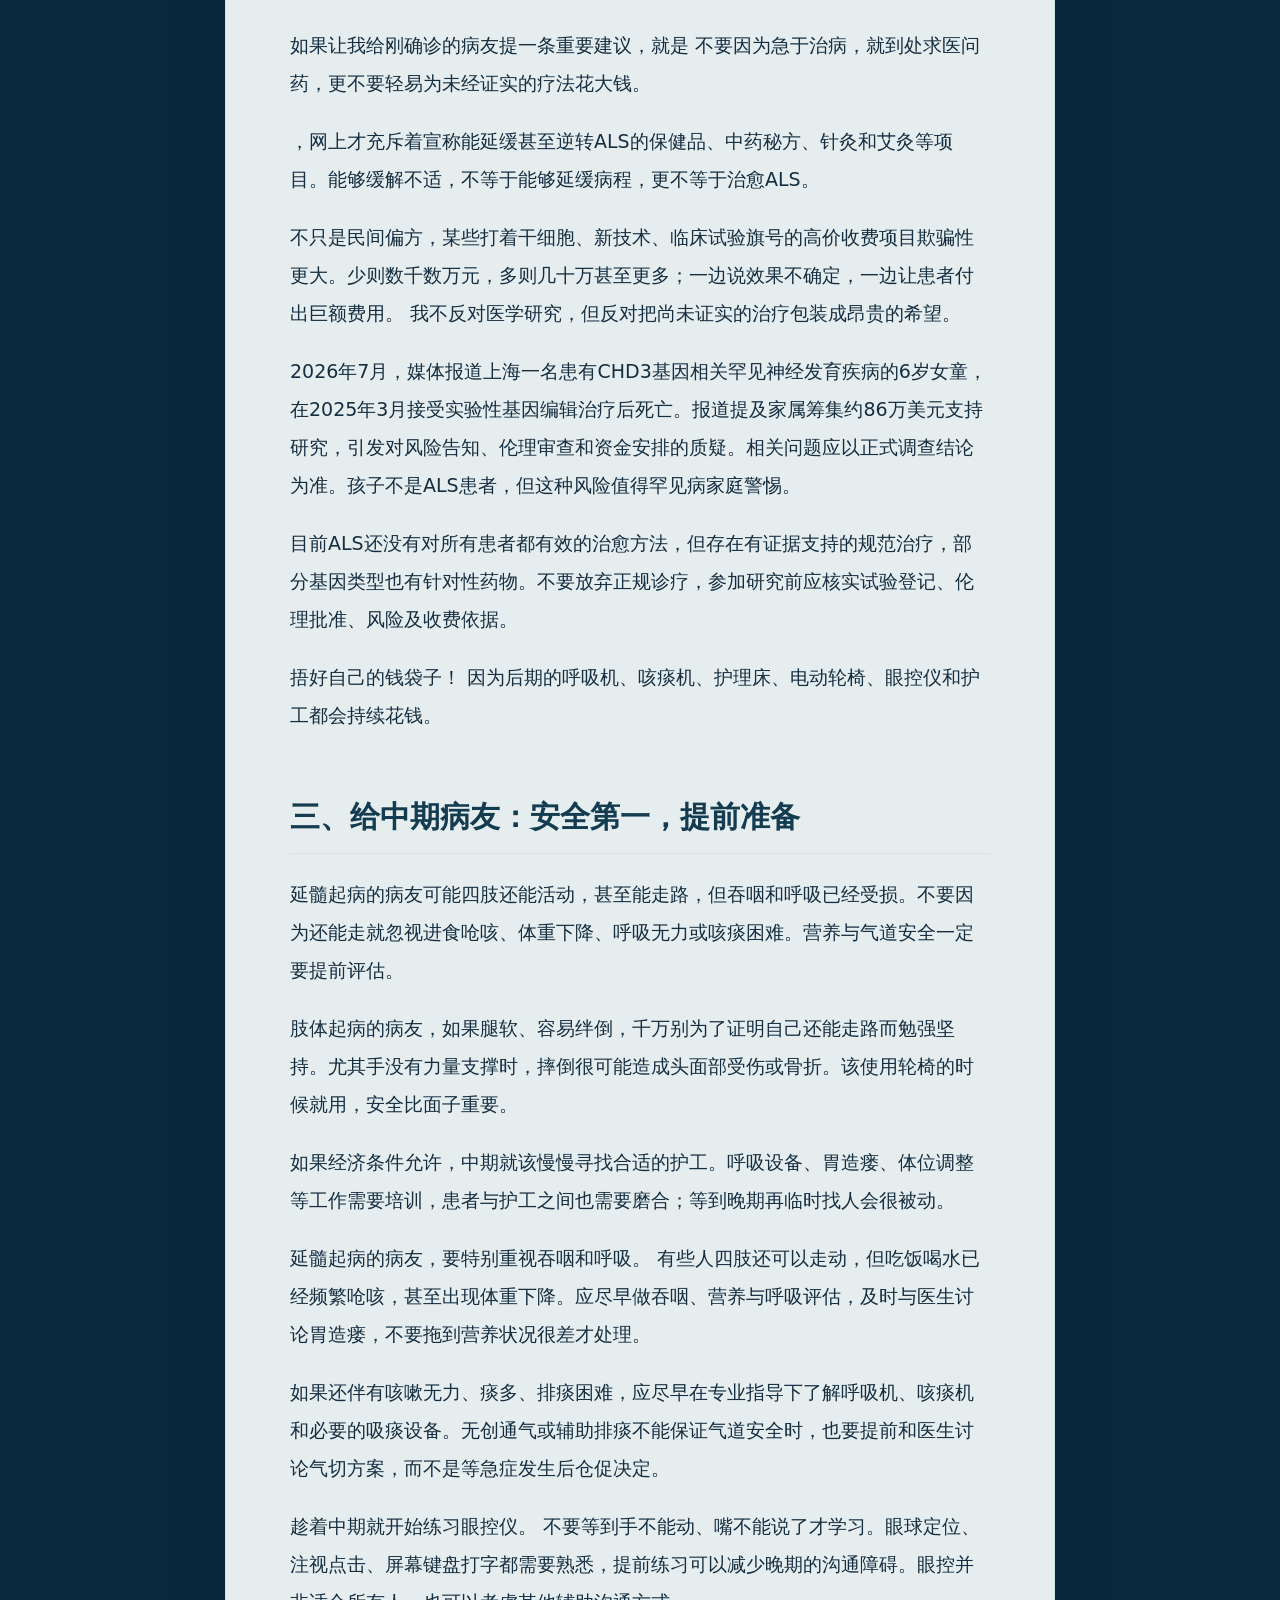
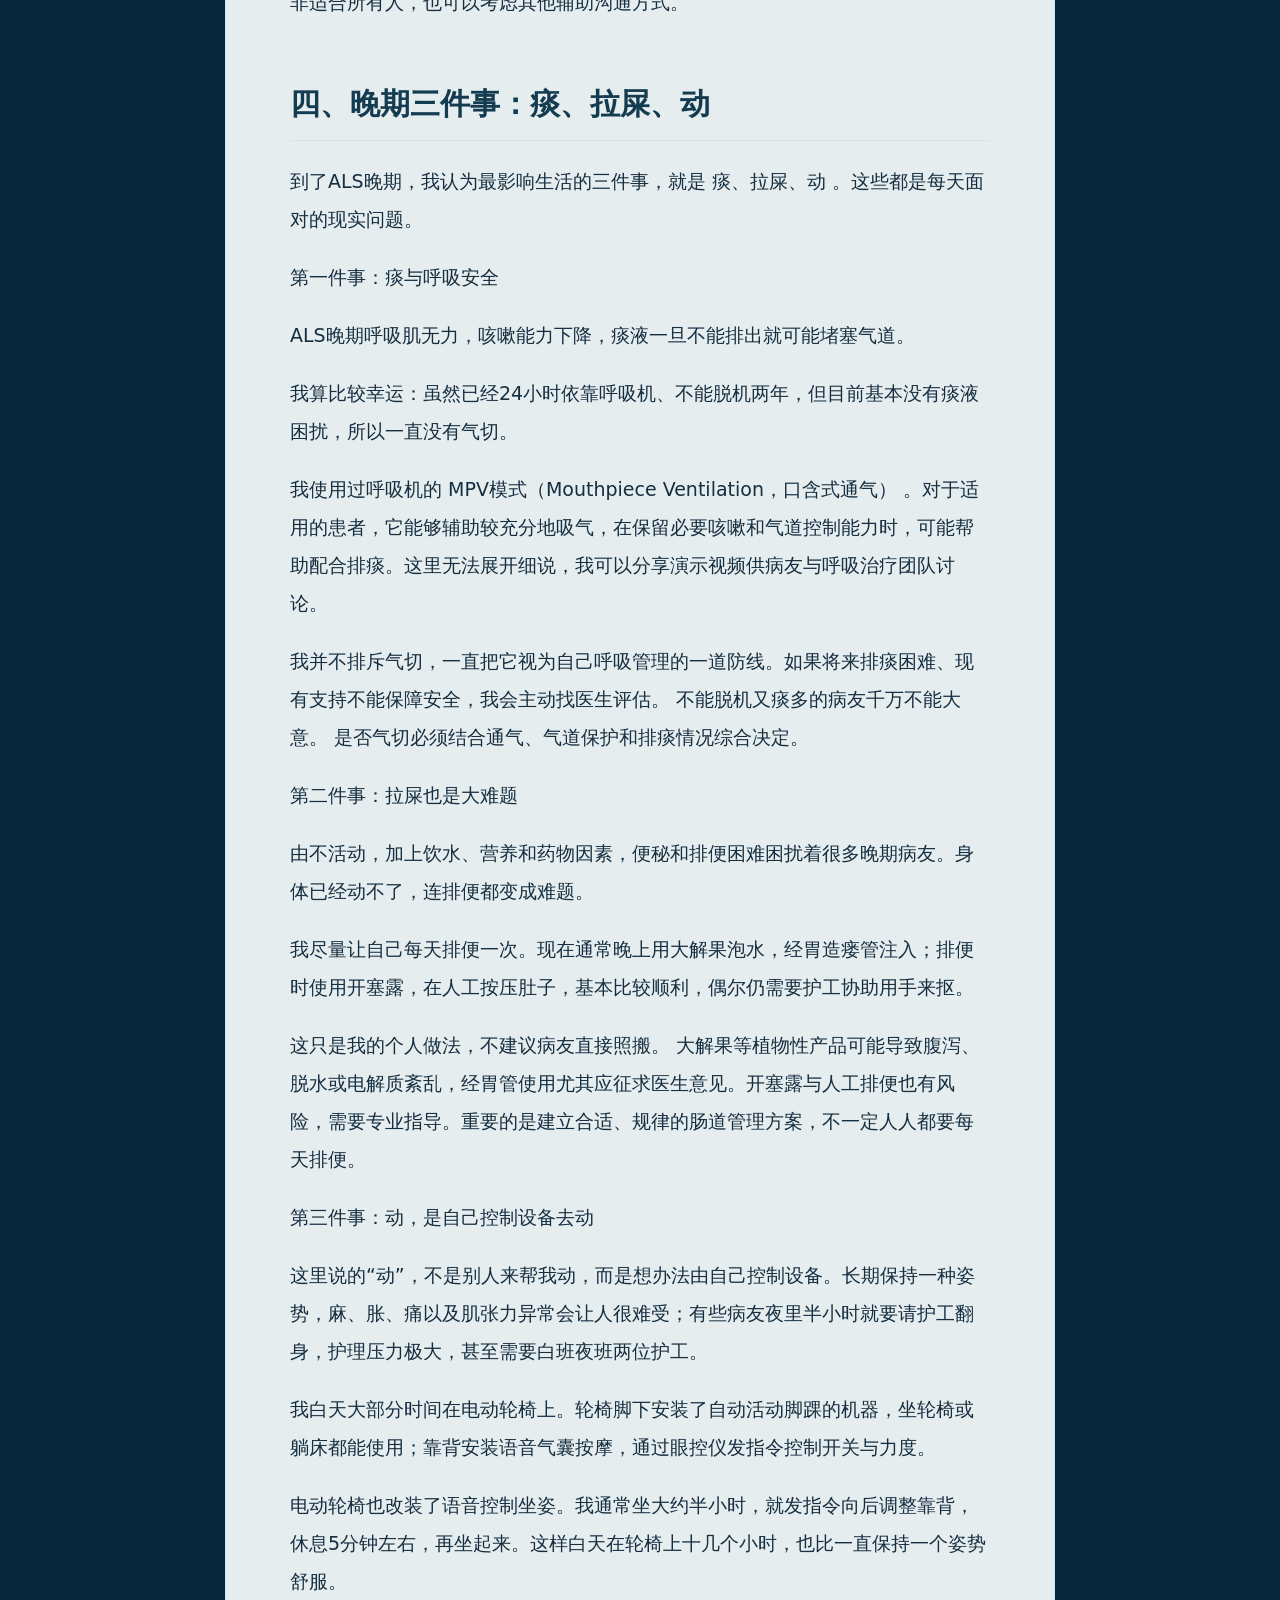
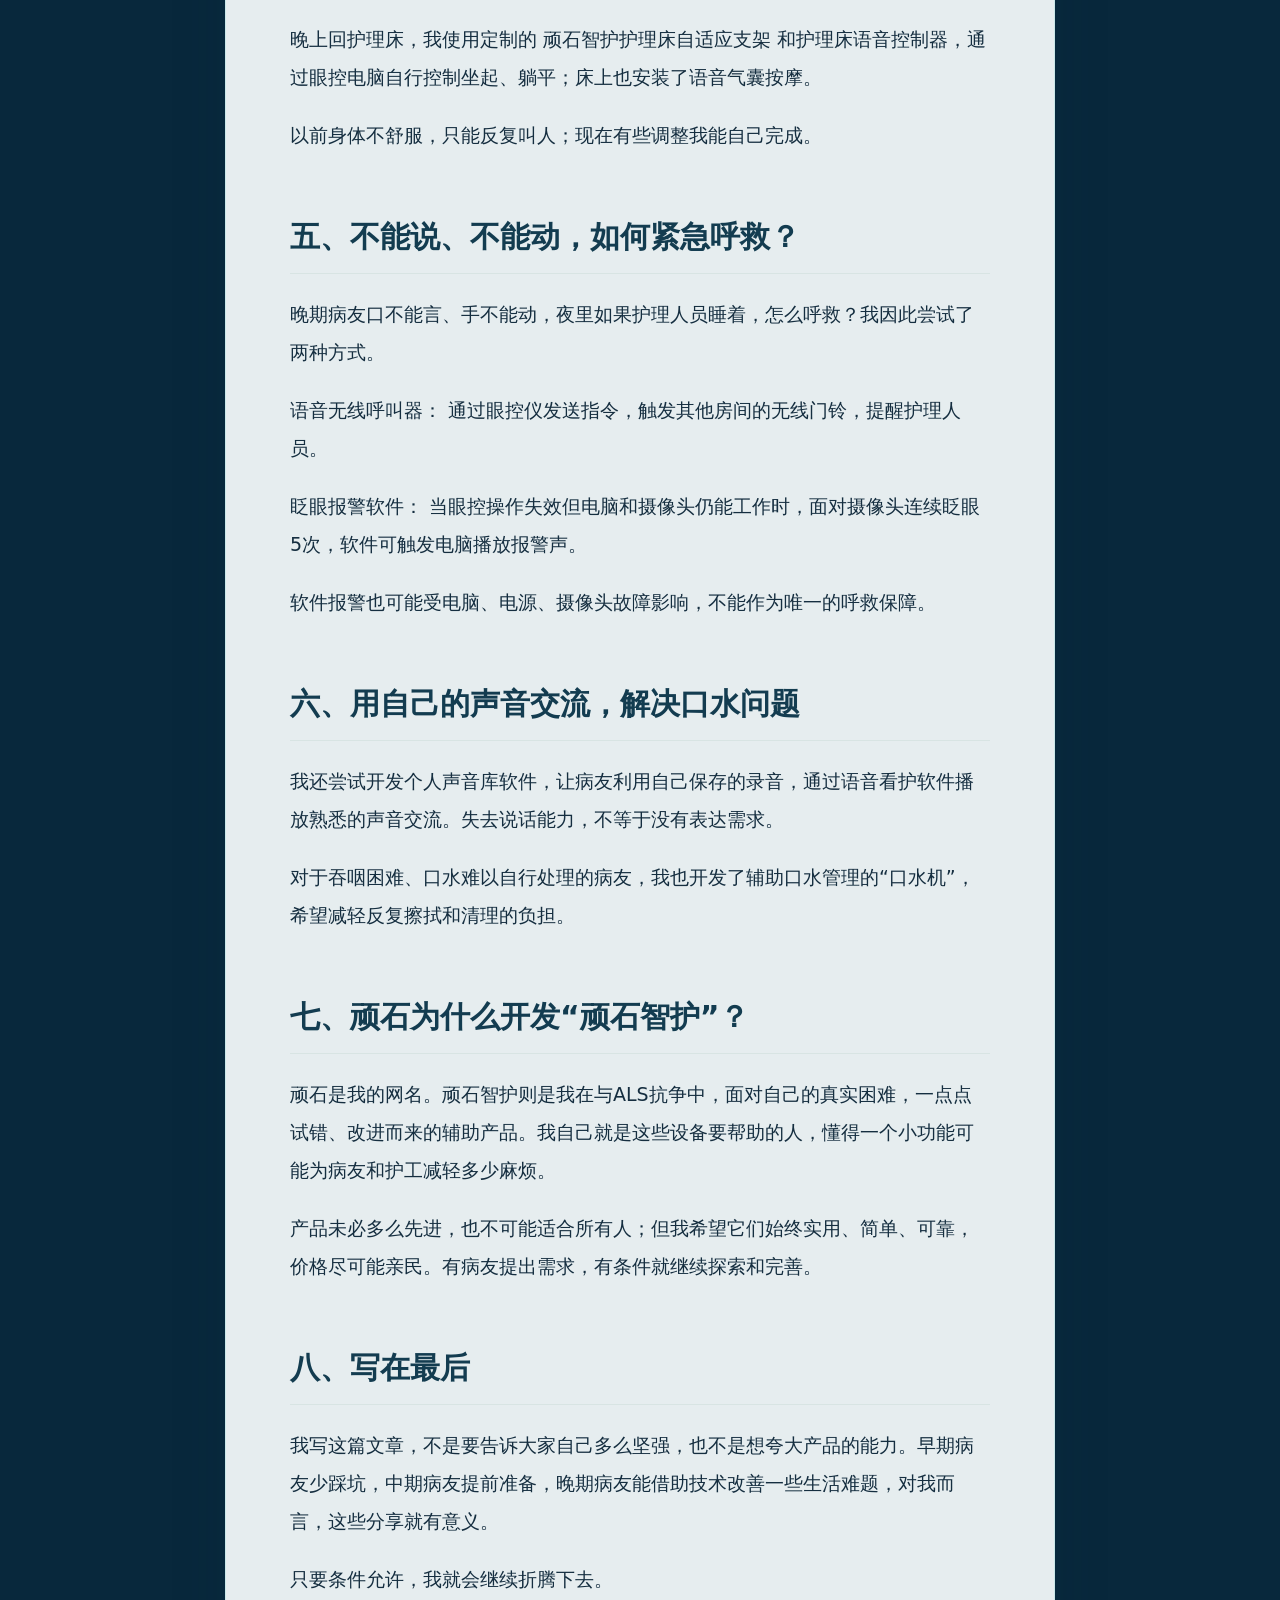
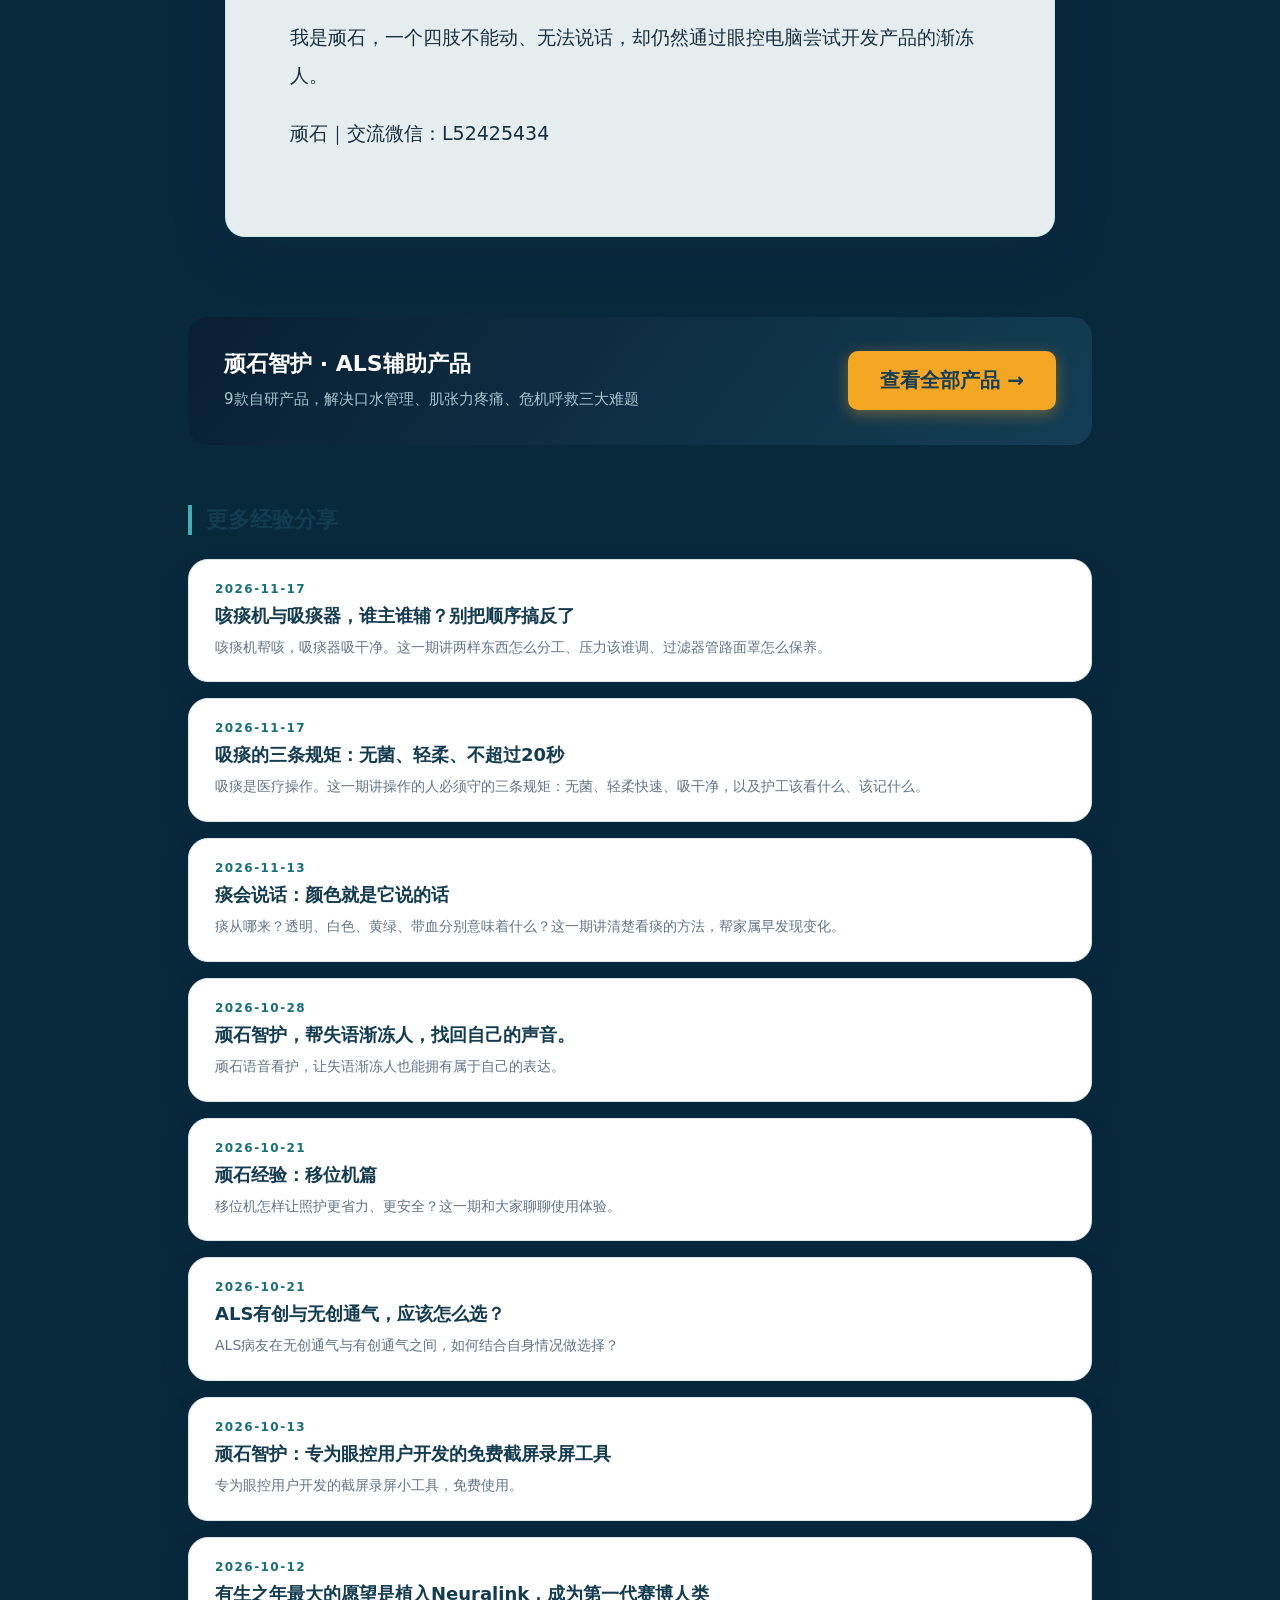
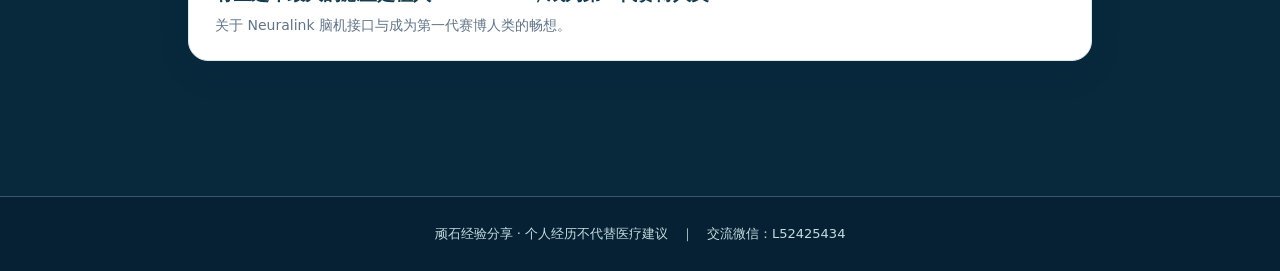
<file: experience/post.html>
<!DOCTYPE html>
<html lang="zh-CN">
<head>
<meta charset="utf-8">
<meta name="viewport" content="width=device-width, initial-scale=1">
<title>顽石经验分享｜顽石智护</title>
<meta name="description" content="顽石与ALS抗争9年的真实经验分享">
<meta property="og:title" content="顽石经验分享｜顽石智护">
<meta property="og:description" content="顽石与ALS抗争9年的真实经验分享">
<meta property="og:type" content="article">
<meta property="og:image" content="https://wanshizhihu.com/assets/social/share-square.png">
<link rel="stylesheet" href="style.css">
<script src="marked.min.js"></script>
</head>
<body class="post-page">
<nav class="top">
  <a class="brand" href="../index.html">顽石智护</a>
  <a class="back" href="index.html">← 返回经验分享</a>
</nav>
<header class="hero">
  <div class="hero-inner">
    <div class="eyebrow">文章</div>
    <h1 id="post-title">加载中...</h1>
    <div class="byline" id="post-meta"></div>
  </div>
</header>
<main class="main">
  <div class="article-wrap">
    <div class="reading">
      <button onclick="document.querySelector('.article').style.fontSize='16px'">小</button>
      <button onclick="document.querySelector('.article').style.fontSize='19px'">中</button>
      <button onclick="document.querySelector('.article').style.fontSize='22px'">大</button>
    </div>
    <article class="article" id="post-body">加载中...</article>
  </div>

  <!-- 产品引流区 -->
  <div class="cta-box">
    <div class="cta-text">
      <h3>顽石智护 · ALS辅助产品</h3>
      <p>9款自研产品，解决口水管理、肌张力疼痛、危机呼救三大难题</p>
    </div>
    <a href="../index.html" class="cta-btn">查看全部产品 →</a>
  </div>

  <!-- 更多文章 -->
  <div class="more-posts">
    <h3 class="section-title">更多经验分享</h3>
    <div id="more-post-list">加载中...</div>
  </div>
</main>
<footer class="footer">顽石经验分享 · 个人经历不代替医疗建议　｜　交流微信：L52425434</footer>
<script>
const params = new URLSearchParams(location.search);
const slug = params.get('slug') || 'als-9-years';

// 加载文章
fetch('posts/' + slug + '.md')
  .then(r => { if (!r.ok) throw new Error('not found'); return r.text(); })
  .then(md => {
    const parts = md.split('---');
    let body = md;
    if (parts.length >= 3) {
      const meta = {};
      parts[1].split('\n').forEach(line => {
        const m = line.match(/^(\w+):\s*(.+)$/);
        if (m) meta[m[1]] = m[2].replace(/^"|"$/g, '');
      });
      if (meta.title) document.getElementById('post-title').textContent = meta.title;
      if (meta.date) document.getElementById('post-meta').textContent = '作者：顽石　｜　' + meta.date + '　｜　真实经历，不代替医疗建议';
      if (meta.type) document.querySelector('.eyebrow').textContent = meta.type;
      document.title = meta.title + '｜顽石经验分享';
      document.querySelector('meta[property="og:title"]').setAttribute('content', meta.title);
      if (meta.excerpt) {
        document.querySelector('meta[name="description"]').setAttribute('content', meta.excerpt);
        document.querySelector('meta[property="og:description"]').setAttribute('content', meta.excerpt);
      }
      body = parts.slice(2).join('---');
    }
    document.getElementById('post-body').innerHTML = marked.parse(body);
  })
  .catch(() => {
    document.getElementById('post-title').textContent = '文章不存在';
    document.getElementById('post-body').innerHTML = '<p>未找到该文章。<a href="index.html">返回列表</a></p>';
  });

// 加载更多文章（排除当前文章）
fetch('posts/list.json')
  .then(r => r.json())
  .then(posts => {
    const other = posts.filter(p => p.slug !== slug);
    const container = document.getElementById('more-post-list');
    if (other.length === 0) {
      container.innerHTML = '<p class="hint">更多文章陆续更新中...</p>';
      return;
    }
    container.innerHTML = other.map(p => `
      <a class="feature small" href="post.html?slug=${p.slug}">
        <div class="pill">${p.date}</div>
        <h4>${p.title}</h4>
        <p>${p.excerpt || ''}</p>
      </a>
    `).join('');
  })
  .catch(() => {
    document.getElementById('more-post-list').innerHTML = '<p class="hint">加载失败</p>';
  });
</script>
</body>
</html>
</file>
<file: assets/article.css>
*{box-sizing:border-box}html{scroll-behavior:smooth}body{margin:0;background:#f6f8fa;color:#243440;font-family:system-ui,-apple-system,"Microsoft YaHei","PingFang SC",sans-serif}a{color:#176989}a:focus-visible,button:focus-visible{outline:3px solid #e6a93f;outline-offset:3px}.top{background:#102640;color:#fff;padding:15px max(18px,calc((100vw - 1000px)/2));display:flex;gap:18px;justify-content:space-between;align-items:center;flex-wrap:wrap}.top a{color:#e0f2fa;text-decoration:none;font-weight:700}.topnav{display:flex;gap:20px;flex-wrap:wrap}.hero{background:linear-gradient(135deg,#102640,#235d7a);color:white;padding:54px 22px}.heroinner{max-width:850px;margin:auto}.eyebrow{font-size:14px;color:#abdced;letter-spacing:1px;font-weight:750}.hero h1{font-size:clamp(29px,5vw,44px);line-height:1.35;margin:15px 0}.hero p{font-size:17px;line-height:1.85;color:#e3f0f5}.wrap{max-width:850px;margin:0 auto;padding:28px 22px 100px}.toc{background:#fff;border:1px solid #dae4eb;padding:22px;border-radius:14px;margin:0 0 35px}.toc h2{font-size:20px;margin:0 0 12px}.toc a{display:block;padding:8px 0;font-size:16px}.article{background:#fff;border-radius:15px;padding:clamp(20px,5vw,55px);box-shadow:0 2px 16px #183b4a08}.article h2{font-size:clamp(23px,3.5vw,30px);color:#14364d;line-height:1.5;margin:45px 0 19px;border-bottom:1px solid #e5ecef;padding-bottom:13px}.article h2:first-child{margin-top:0}.article h3{font-size:22px;line-height:1.55;color:#17516f;margin:35px 0 18px}.article h4{font-size:19px;color:#255675;margin:30px 0 14px}.article p{font-size:19px;line-height:1.95;margin:0 0 22px;overflow-wrap:anywhere}.article strong{color:#0f5176}.author{margin-top:32px;padding-top:25px;border-top:1px solid #dde7eb}.note{font-size:14px!important;color:#526673}.bottom{margin-top:24px;text-align:center}.bottom a{display:inline-block;padding:12px 18px;background:#176b91;color:white;border-radius:8px;text-decoration:none}@media(max-width:650px){.article{padding:20px 19px}.article p{font-size:18px;line-height:1.85}.hero{padding:35px 20px}.wrap{padding:18px 12px 50px}}
</file>
<file: experience/style.css>
:root{--ink:#152e40;--muted:#607384;--blue:#113e59;--accent:#44adb2;--paper:#fffdfa;--bg:#f0f4f5}*{box-sizing:border-box}html{scroll-behavior:smooth}body{margin:0;font-family:"Microsoft YaHei","PingFang SC",system-ui,sans-serif;background:var(--bg);color:var(--ink);-webkit-font-smoothing:antialiased}a{color:inherit}.top{display:flex;align-items:center;justify-content:space-between;gap:12px;max-width:1080px;margin:auto;padding:18px 22px}.brand{text-decoration:none;font-weight:800;letter-spacing:.06em}.back{text-decoration:none;color:#225b74;font-weight:650;font-size:14px}.hero{background:linear-gradient(128deg,#091f33,#133e55 75%,#1e5961);color:#fff;overflow:hidden}.hero-inner{max-width:1020px;margin:auto;padding:78px 26px 76px;position:relative}.hero-inner:after{content:"09";position:absolute;right:30px;top:5px;font-size:clamp(130px,25vw,285px);font-weight:900;opacity:.055;pointer-events:none}.eyebrow{font-size:13px;color:#98e1dd;font-weight:750;letter-spacing:.2em}.hero h1{position:relative;font-size:clamp(35px,6vw,60px);line-height:1.25;letter-spacing:.025em;max-width:760px;margin:19px 0}.hero p{font-size:clamp(16px,2vw,20px);line-height:1.85;max-width:720px;color:#d9e9ee}.byline{color:#a5c8d0;font-size:14px;margin-top:22px}.main{max-width:940px;margin:0 auto;padding:36px 18px 85px}.section-title{font-size:25px;margin:10px 0 20px}.feature{display:block;text-decoration:none;background:#fff;border:1px solid #dbe7e9;border-radius:20px;padding:31px;box-shadow:0 12px 38px rgba(15,50,70,.06);transition:transform .2s,border-color .2s}.feature:hover{border-color:#66b5b8;transform:translateY(-2px)}.pill{font-size:12px;color:#16707c;font-weight:750;letter-spacing:.12em}.feature h2{font-size:clamp(23px,3vw,31px);line-height:1.45;margin:12px 0}.feature p{font-size:17px;color:#617487;line-height:1.8;margin:12px 0}.go{display:inline-block;background:#176682;color:#fff;padding:11px 18px;border-radius:9px;margin-top:10px;font-weight:700}.article-wrap{max-width:860px;margin:-30px auto 80px;position:relative;padding:0 15px}.article{background:var(--paper);border-radius:20px;box-shadow:0 18px 62px rgba(18,46,64,.10);padding:clamp(23px,5vw,65px);font-size:19px;line-height:2;overflow-wrap:anywhere}.article h2{font-size:clamp(23px,3vw,30px);line-height:1.5;margin:60px 0 21px;padding:0 0 14px;border-bottom:1px solid #d8e4e3;color:#133c50}.article h2:first-child{margin-top:0}.article h3{font-size:22px;color:#166a78;margin:42px 0 15px}.article p{margin:0 0 20px}.hint{font-size:14px;color:#6b7d8d;text-align:center;margin:26px 0 0}.footer{border-top:1px solid #d5e2e4;color:#738593;text-align:center;font-size:13px;padding:28px 16px}.focus:focus-visible,a:focus-visible{outline:3px solid #dda34a;outline-offset:4px}.reading{display:flex;gap:12px;justify-content:flex-end;margin:0 0 15px}.reading button{border:1px solid #cddfe2;background:#fff;color:#1a526b;border-radius:9px;padding:9px 14px;cursor:pointer;font-size:15px}@media(max-width:600px){.hero-inner{padding:55px 22px 63px}.top{padding:15px}.main{padding:22px 14px 55px}.feature{padding:24px}.article{font-size:18px;line-height:1.94}.article-wrap{margin-top:-16px}.article h2{margin-top:45px}.cta-box{flex-direction:column;text-align:center}.cta-btn{width:100%}}

/* 文章与视频详情页：神经系统与 DNA 科技底板 */
.post-page{background:#08283c url("[data-uri]") center top/cover fixed;color:var(--ink)}
.post-page .top{color:#eefafb}.post-page .back{color:#aee8e6}.post-page .article{background:rgba(248,253,253,.93);border:1px solid rgba(191,232,232,.72);backdrop-filter:blur(6px)}.post-page .footer{background:rgba(4,27,42,.48);border-color:rgba(166,224,225,.3);color:#c5dce1}

/* 产品引流区 */
.cta-box{display:flex;align-items:center;justify-content:space-between;gap:24px;background:linear-gradient(128deg,#091f33,#133e55);color:#fff;border-radius:20px;padding:32px 36px;margin:50px 0 60px}.cta-text h3{font-size:22px;margin:0 0 8px}.cta-text p{font-size:15px;color:#a5c8d0;margin:0;line-height:1.7}.cta-btn{display:inline-block;background:#f5a623;color:#133e55;padding:16px 32px;border-radius:10px;font-weight:800;font-size:20px;text-decoration:none;white-space:nowrap;transition:transform .2s;box-shadow:0 4px 16px rgba(245,166,35,.4)}.cta-btn:hover{transform:translateY(-2px)}

/* 更多文章 */
.more-posts{margin:0 0 50px}.more-posts .section-title{font-size:22px;color:#133c50;border-left:4px solid #44adb2;padding-left:14px;margin-bottom:24px}.feature.small{padding:22px 26px;margin-bottom:16px}.feature.small h4{font-size:18px;margin:8px 0;color:#133c50}.feature.small p{font-size:14px;color:#617487;line-height:1.7;margin:6px 0 0}

/* 评论区 */
.comments-section{margin:0 0 40px}.comments-section .section-title{font-size:22px;color:#133c50;border-left:4px solid #44adb2;padding-left:14px;margin-bottom:16px}.comment-hint{font-size:14px;color:#6b7d8d;margin:0 0 20px;line-height:1.7}
</file>
